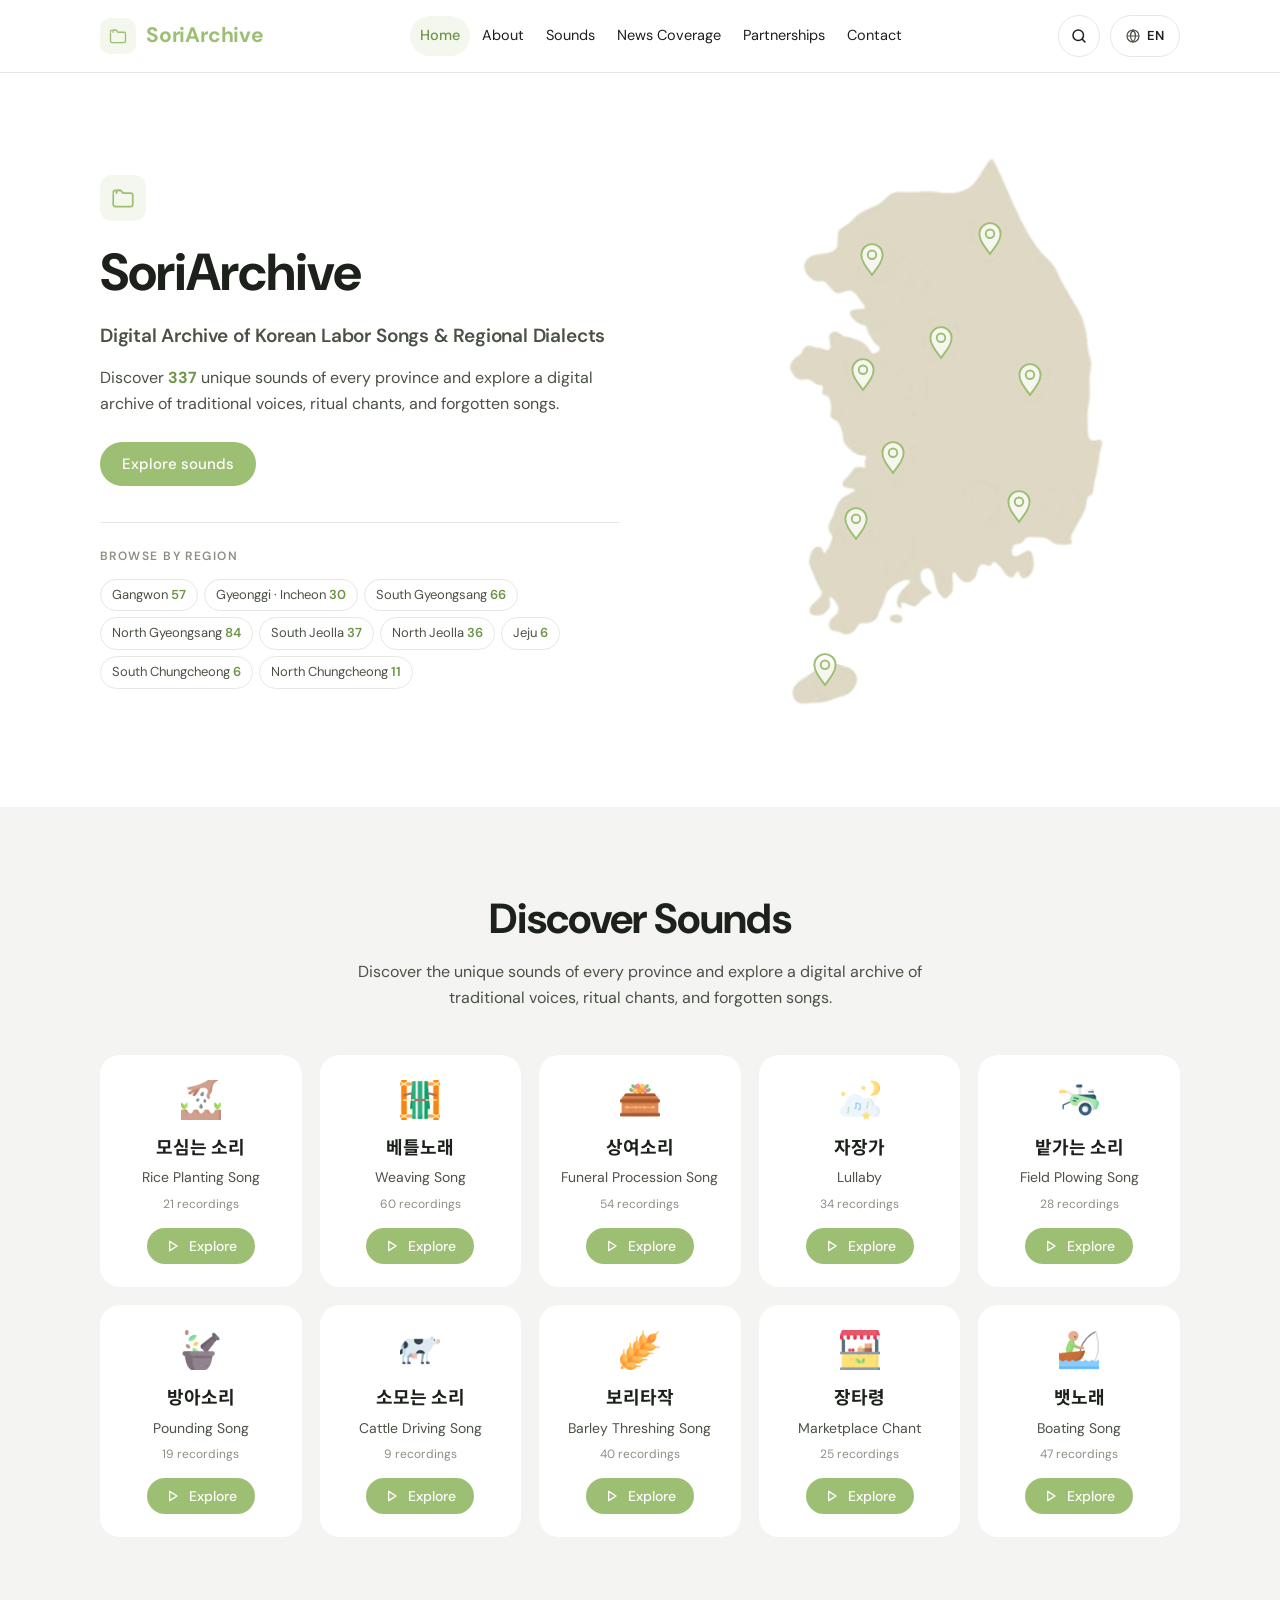
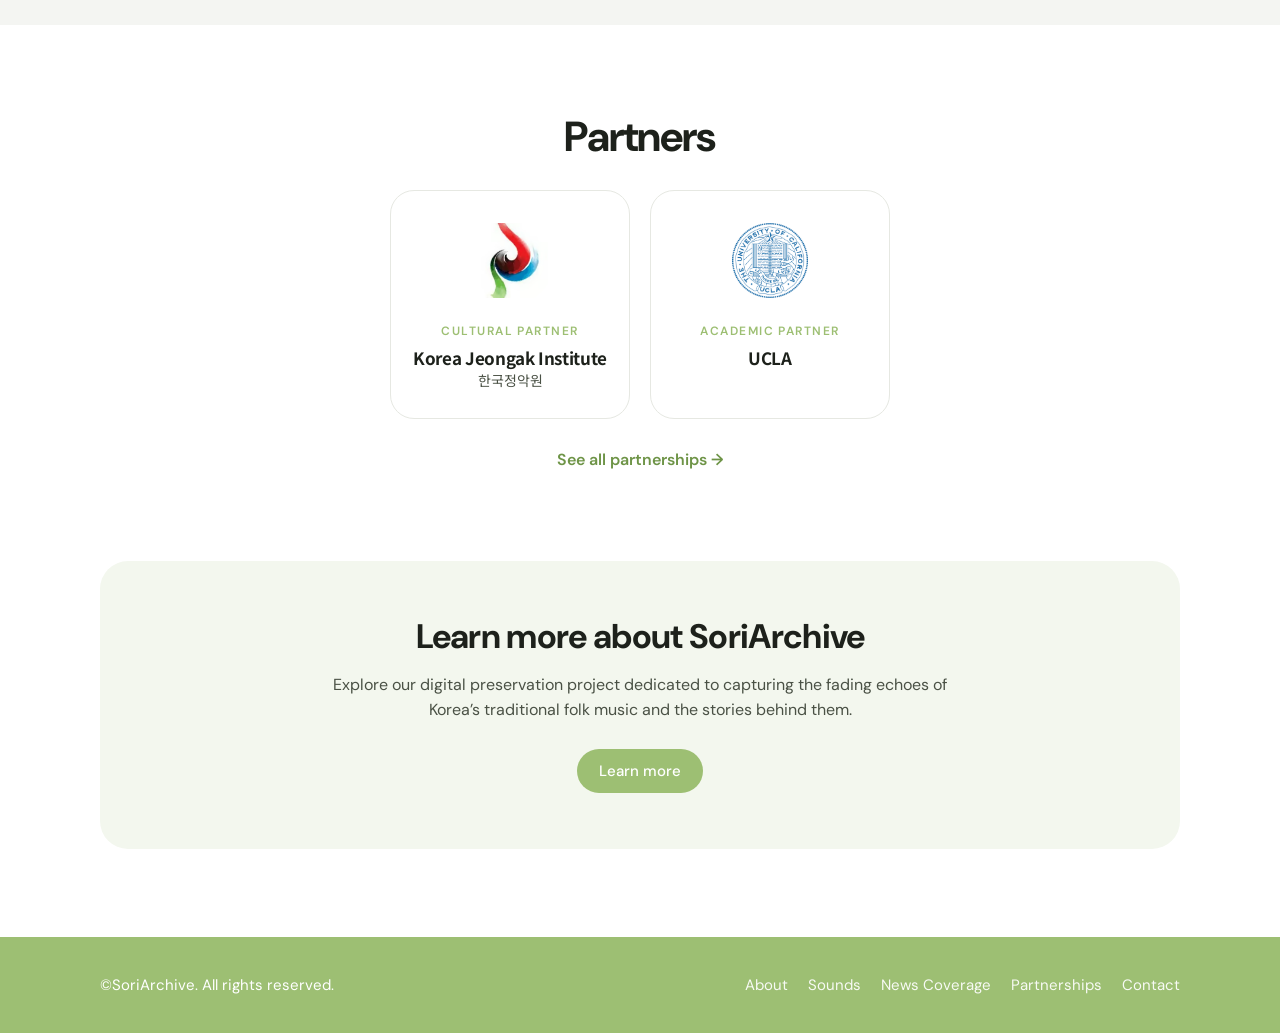
<file: index.html>
<!doctype html>
<html lang="en">
<head>
<meta charset="utf-8">
<meta name="viewport" content="width=device-width, initial-scale=1, viewport-fit=cover">
<title>SoriArchive · Korean Labor Songs &amp; Regional Dialects</title>
<meta name="description" content="A digital archive of 337 Korean labor songs from 9 regions, with lyrics, dialect notes and recordings. 한국 노동요와 지역 방언 디지털 아카이브.">
<!-- share -->
<link rel="canonical" href="https://soriarchive.com/">
<meta property="og:type" content="website">
<meta property="og:site_name" content="SoriArchive">
<meta property="og:title" content="SoriArchive · Korean Labor Songs &amp; Regional Dialects">
<meta property="og:description" content="A digital archive of 337 Korean labor songs from 9 regions, with lyrics, dialect notes and recordings. 한국 노동요와 지역 방언 디지털 아카이브.">
<meta property="og:url" content="https://soriarchive.com/">
<meta property="og:image" content="https://soriarchive.com/assets/img/og-image.png">
<meta property="og:image:width" content="1200">
<meta property="og:image:height" content="630">
<meta property="og:image:alt" content="SoriArchive — Digital Archive of Korean Labor Songs and Regional Dialects">
<meta property="og:locale" content="en_US">
<meta property="og:locale:alternate" content="ko_KR">
<meta name="twitter:card" content="summary_large_image">
<meta name="twitter:title" content="SoriArchive · Korean Labor Songs &amp; Regional Dialects">
<meta name="twitter:description" content="A digital archive of 337 Korean labor songs from 9 regions, with lyrics, dialect notes and recordings. 한국 노동요와 지역 방언 디지털 아카이브.">
<meta name="twitter:image" content="https://soriarchive.com/assets/img/og-image.png">
<meta name="theme-color" content="#9DBF73">
<link rel="apple-touch-icon" href="/assets/img/apple-touch-icon.png">
<!-- /share -->
<link rel="icon" href="assets/img/favicon.svg" type="image/svg+xml">
<link rel="preconnect" href="https://fonts.googleapis.com"><link rel="preconnect" href="https://fonts.gstatic.com" crossorigin>
<link rel="stylesheet" href="https://fonts.googleapis.com/css2?family=DM+Sans:opsz,wght@9..40,400;9..40,500;9..40,600;9..40,700&family=Noto+Sans+KR:wght@400;500;700&family=Noto+Serif+KR:wght@700&display=swap">
<link rel="stylesheet" href="assets/style.css">
</head>
<body data-page="home" data-base="">
<header id="site-header"></header>

<main data-view="home">
  <section class="hero">
    <div class="wrap">
      <div class="reveal">
        <div class="hero-icon"><svg viewBox="0 0 24 24" fill="none" stroke="currentColor" stroke-width="1.6" stroke-linecap="round" stroke-linejoin="round"><path d="M3 8.5V18a2 2 0 0 0 2 2h14a2 2 0 0 0 2-2V9.5a2 2 0 0 0-2-2h-7L10 5H5a2 2 0 0 0-2 2"/><path d="M6 7.5V6.6A1.6 1.6 0 0 1 7.6 5H9"/></svg></div>
        <h1>SoriArchive</h1>
        <p class="sub" data-ko="한국 노동요와 지역 방언 디지털 아카이브">Digital Archive of Korean Labor Songs &amp; Regional Dialects</p>
        <p data-ko="각 지역의 고유한 소리 <span class=&quot;count&quot; data-total>337</span>곡을 만나보세요. 전통의 목소리, 의례의 노래, 잊혀가는 민요를 담은 디지털 아카이브입니다.">Discover <span class="count" data-total>337</span> unique sounds of every province and explore a digital archive of traditional voices, ritual chants, and forgotten songs.</p>
        <div class="hero-ctas">
          <a class="btn" href="sounds/" data-route="sounds" data-ko="소리 둘러보기">Explore sounds</a>
        </div>
        <div class="hero-regions">
          <span class="hero-regions-label" data-ko="지역별로 둘러보기">Browse by region</span>
          <div class="region-legend" id="region-legend" aria-label="Browse by region"></div>
        </div>
      </div>
      <div class="reveal d2">
        <div class="map-wrap" id="korea-map"></div>
      </div>
    </div>
  </section>

  <section class="band section">
    <div class="wrap">
      <div class="section-head">
        <h2 data-ko="소리 발견하기">Discover Sounds</h2>
        <p data-ko="각 지역의 고유한 소리와 전통의 목소리, 의례의 노래, 잊혀가는 민요를 만나보세요.">Discover the unique sounds of every province and explore a digital archive of traditional voices, ritual chants, and forgotten songs.</p>
      </div>
      <div class="genre-grid" id="genre-grid"></div>
    </div>
  </section>

  <section class="section partners">
    <div class="wrap">
      <div class="section-head" style="margin-bottom:28px"><h2 data-ko="협력 기관">Partners</h2></div>
      <div class="partner-mini" id="partner-mini"></div>
      <a class="text-link" href="partnerships/" data-route="partnerships" data-ko="파트너십 전체 보기 →">See all partnerships →</a>
    </div>
  </section>

  <section class="section" style="padding-top:0">
    <div class="wrap">
      <div class="cta-box">
        <h2 data-ko="SoriArchive 더 알아보기">Learn more about SoriArchive</h2>
        <p data-ko="한국 전통 민요의 사라져가는 울림과 그 이야기를 기록하는 디지털 보존 프로젝트를 소개합니다.">Explore our digital preservation project dedicated to capturing the fading echoes of Korea’s traditional folk music and the stories behind them.</p>
        <a class="btn" href="about/" data-route="about" data-ko="더 알아보기">Learn more</a>
      </div>
    </div>
  </section>
</main>

<footer id="site-footer"></footer>
<script src="assets/data.js"></script>
<script src="assets/content.js"></script>
<script src="assets/site.js"></script>
</body>
</html>
</file>
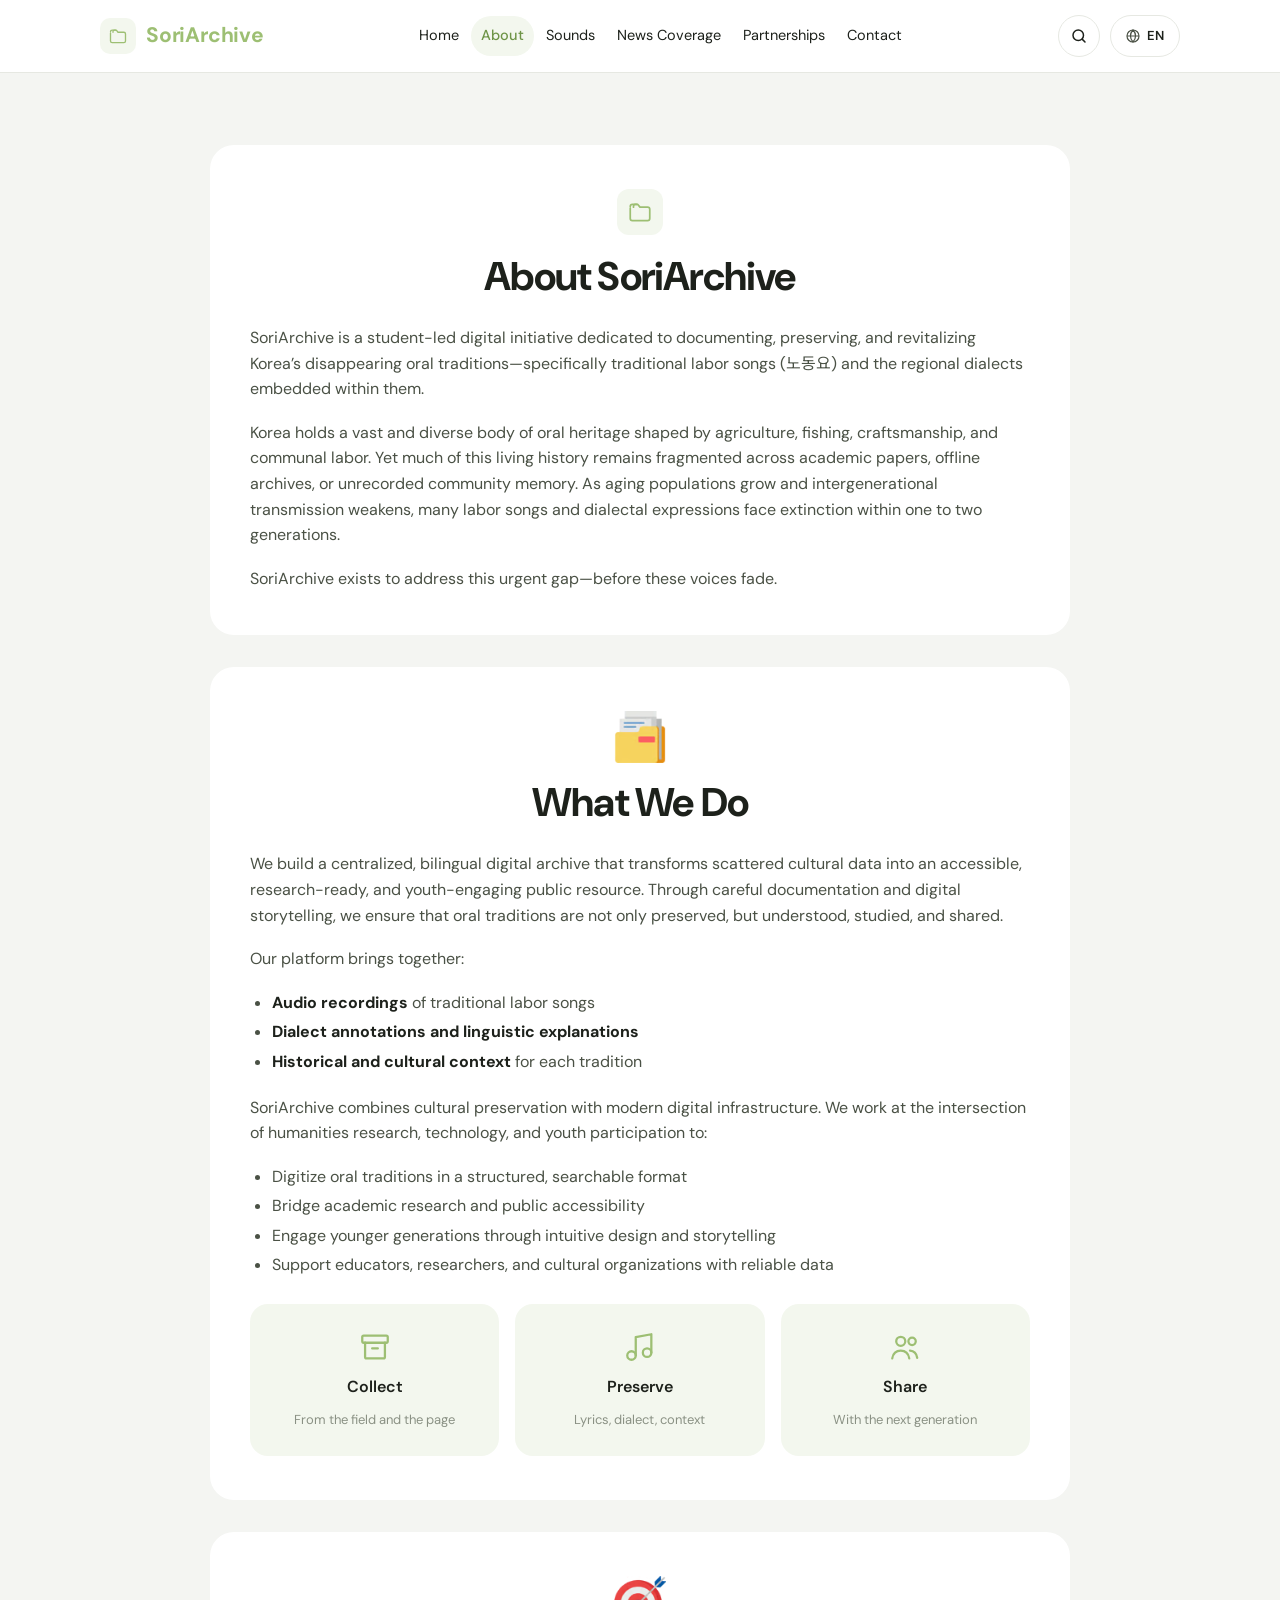
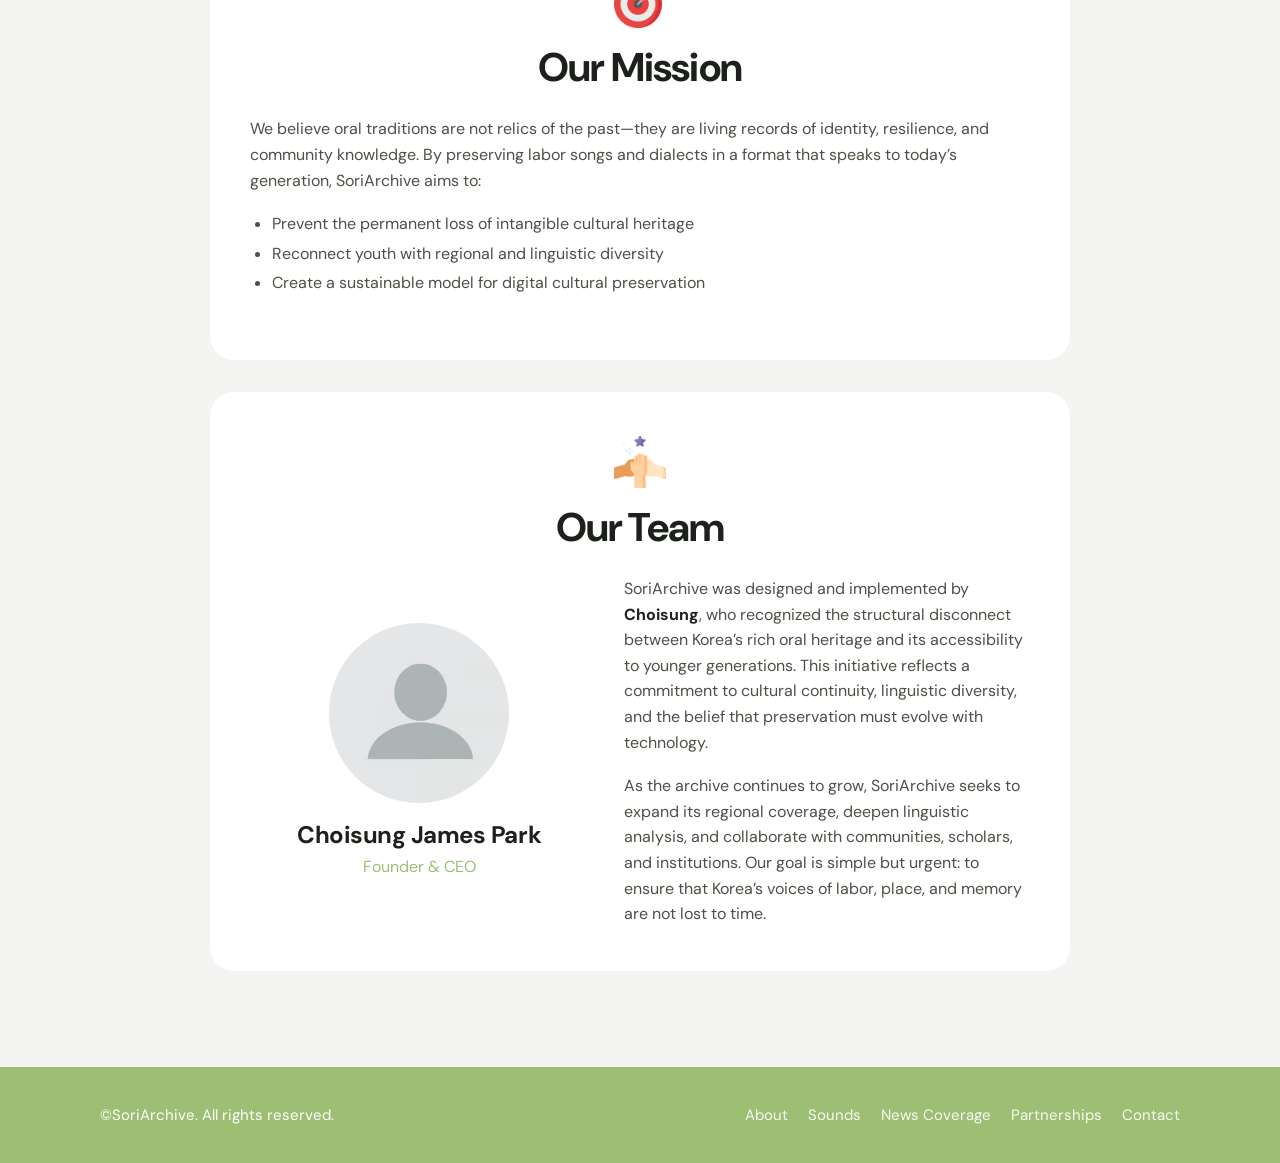
<file: about/index.html>
<!doctype html>
<html lang="en">
<head>
<meta charset="utf-8">
<meta name="viewport" content="width=device-width, initial-scale=1, viewport-fit=cover">
<title>About · SoriArchive</title>
<meta name="description" content="SoriArchive is a student-led initiative preserving Korea’s disappearing labor songs and the regional dialects within them.">
<!-- share -->
<link rel="canonical" href="https://soriarchive.com/about/">
<meta property="og:type" content="website">
<meta property="og:site_name" content="SoriArchive">
<meta property="og:title" content="About · SoriArchive">
<meta property="og:description" content="SoriArchive is a student-led initiative preserving Korea’s disappearing labor songs and the regional dialects within them.">
<meta property="og:url" content="https://soriarchive.com/about/">
<meta property="og:image" content="https://soriarchive.com/assets/img/og-image.png">
<meta property="og:image:width" content="1200">
<meta property="og:image:height" content="630">
<meta property="og:image:alt" content="SoriArchive — Digital Archive of Korean Labor Songs and Regional Dialects">
<meta property="og:locale" content="en_US">
<meta property="og:locale:alternate" content="ko_KR">
<meta name="twitter:card" content="summary_large_image">
<meta name="twitter:title" content="About · SoriArchive">
<meta name="twitter:description" content="SoriArchive is a student-led initiative preserving Korea’s disappearing labor songs and the regional dialects within them.">
<meta name="twitter:image" content="https://soriarchive.com/assets/img/og-image.png">
<meta name="theme-color" content="#9DBF73">
<link rel="apple-touch-icon" href="/assets/img/apple-touch-icon.png">
<!-- /share -->
<link rel="icon" href="../assets/img/favicon.svg" type="image/svg+xml">
<link rel="preconnect" href="https://fonts.googleapis.com"><link rel="preconnect" href="https://fonts.gstatic.com" crossorigin>
<link rel="stylesheet" href="https://fonts.googleapis.com/css2?family=DM+Sans:opsz,wght@9..40,400;9..40,500;9..40,600;9..40,700&family=Noto+Sans+KR:wght@400;500;700&family=Noto+Serif+KR:wght@700&display=swap">
<link rel="stylesheet" href="../assets/style.css">
</head>
<body data-page="about" data-base="../">
<header id="site-header"></header>

<main data-view="about" class="about-page">
  <div class="wrap">
    <div class="about-stack">

      <section class="panel reveal">
        <div class="panel-head">
          <span class="emo-box"><svg viewBox="0 0 24 24" fill="none" stroke="currentColor" stroke-width="1.6" stroke-linecap="round" stroke-linejoin="round"><path d="M3 8.5V18a2 2 0 0 0 2 2h14a2 2 0 0 0 2-2V9.5a2 2 0 0 0-2-2h-7L10 5H5a2 2 0 0 0-2 2"/><path d="M6 7.5V6.6A1.6 1.6 0 0 1 7.6 5H9"/></svg></span>
          <h2 data-ko="SoriArchive 소개">About SoriArchive</h2>
        </div>
        <p data-ko="SoriArchive는 사라져가는 한국의 구전 전통, 특히 전통 노동요(勞動謠)와 그 안에 담긴 지역 방언을 기록하고 보존하며 되살리기 위한 학생 주도 디지털 프로젝트입니다.">SoriArchive is a student-led digital initiative dedicated to documenting, preserving, and revitalizing Korea’s disappearing oral traditions—specifically traditional labor songs (노동요) and the regional dialects embedded within them.</p>
        <p data-ko="한국에는 농업, 어업, 수공업, 공동 노동 속에서 형성된 방대하고 다양한 구전 유산이 있습니다. 그러나 이 살아 있는 역사의 상당 부분은 학술 논문, 오프라인 아카이브, 혹은 기록되지 않은 공동체의 기억 속에 흩어져 있습니다. 고령화가 진행되고 세대 간 전승이 약해지면서, 많은 노동요와 방언 표현이 한두 세대 안에 사라질 위기에 놓여 있습니다.">Korea holds a vast and diverse body of oral heritage shaped by agriculture, fishing, craftsmanship, and communal labor. Yet much of this living history remains fragmented across academic papers, offline archives, or unrecorded community memory. As aging populations grow and intergenerational transmission weakens, many labor songs and dialectal expressions face extinction within one to two generations.</p>
        <p data-ko="SoriArchive는 이 목소리들이 사라지기 전에, 그 시급한 공백을 메우기 위해 존재합니다.">SoriArchive exists to address this urgent gap—before these voices fade.</p>
      </section>

      <section class="panel reveal d1">
        <div class="panel-head"><img class="img-ico" src="../assets/img/icon-folder.avif" alt="" width="52" height="52"><h2 data-ko="우리가 하는 일">What We Do</h2></div>
        <p data-ko="흩어진 문화 자료를 누구나 접근할 수 있고, 연구에 활용 가능하며, 청소년이 즐길 수 있는 공공 자원으로 바꾸는 이중 언어 디지털 아카이브를 만듭니다. 세심한 기록과 디지털 스토리텔링을 통해 구전 전통이 보존될 뿐 아니라 이해되고, 연구되고, 공유되도록 합니다.">We build a centralized, bilingual digital archive that transforms scattered cultural data into an accessible, research-ready, and youth-engaging public resource. Through careful documentation and digital storytelling, we ensure that oral traditions are not only preserved, but understood, studied, and shared.</p>
        <p data-ko="우리 플랫폼이 담는 것:">Our platform brings together:</p>
        <ul data-ko="<li>전통 노동요 <strong>음원 기록</strong></li><li><strong>방언 주석과 언어학적 해설</strong></li><li>각 전통의 <strong>역사적·문화적 맥락</strong></li>">
          <li><strong>Audio recordings</strong> of traditional labor songs</li>
          <li><strong>Dialect annotations and linguistic explanations</strong></li>
          <li><strong>Historical and cultural context</strong> for each tradition</li>
        </ul>
        <p data-ko="SoriArchive는 문화 보존과 현대 디지털 인프라를 결합합니다. 인문학 연구, 기술, 청소년 참여가 만나는 지점에서 다음을 실천합니다.">SoriArchive combines cultural preservation with modern digital infrastructure. We work at the intersection of humanities research, technology, and youth participation to:</p>
        <ul data-ko="<li>구전 전통을 체계적이고 검색 가능한 형태로 디지털화</li><li>학술 연구와 대중의 접근성 연결</li><li>직관적인 디자인과 스토리텔링으로 젊은 세대의 참여 유도</li><li>교육자, 연구자, 문화 기관에 신뢰할 수 있는 자료 제공</li>">
          <li>Digitize oral traditions in a structured, searchable format</li>
          <li>Bridge academic research and public accessibility</li>
          <li>Engage younger generations through intuitive design and storytelling</li>
          <li>Support educators, researchers, and cultural organizations with reliable data</li>
        </ul>
        <div class="pillars">
          <div class="pillar"><svg viewBox="0 0 24 24" fill="none" stroke="currentColor" stroke-width="1.6" stroke-linecap="round" stroke-linejoin="round"><rect x="3" y="4" width="18" height="5" rx="1"/><path d="M5 9v10a1 1 0 0 0 1 1h12a1 1 0 0 0 1-1V9M10 13h4"/></svg><b data-ko="수집">Collect</b><span data-ko="현장과 문헌에서">From the field and the page</span></div>
          <div class="pillar"><svg viewBox="0 0 24 24" fill="none" stroke="currentColor" stroke-width="1.6" stroke-linecap="round" stroke-linejoin="round"><path d="M9 18V5l11-2v13"/><circle cx="6" cy="18" r="3"/><circle cx="17" cy="16" r="3"/></svg><b data-ko="보존">Preserve</b><span data-ko="가사·방언·맥락까지">Lyrics, dialect, context</span></div>
          <div class="pillar"><svg viewBox="0 0 24 24" fill="none" stroke="currentColor" stroke-width="1.6" stroke-linecap="round" stroke-linejoin="round"><circle cx="9" cy="8" r="3.2"/><circle cx="17" cy="8" r="2.6"/><path d="M3 20c.6-3.4 3-5.4 6-5.4s5.4 2 6 5.4M15.5 14.6c2.7.2 4.6 2 5.1 5"/></svg><b data-ko="공유">Share</b><span data-ko="다음 세대와 함께">With the next generation</span></div>
        </div>
      </section>

      <section class="panel reveal d2">
        <div class="panel-head"><img class="img-ico" src="../assets/img/icon-target.avif" alt="" width="52" height="52"><h2 data-ko="우리의 미션">Our Mission</h2></div>
        <p data-ko="구전 전통은 과거의 유물이 아니라 정체성, 회복력, 공동체 지식을 담은 살아 있는 기록입니다. 오늘의 세대에게 닿는 방식으로 노동요와 방언을 보존함으로써 SoriArchive는 다음을 목표로 합니다.">We believe oral traditions are not relics of the past—they are living records of identity, resilience, and community knowledge. By preserving labor songs and dialects in a format that speaks to today’s generation, SoriArchive aims to:</p>
        <ul data-ko="<li>무형 문화유산의 영구적 소실 방지</li><li>청소년과 지역적·언어적 다양성의 재연결</li><li>지속 가능한 디지털 문화 보존 모델 구축</li>">
          <li>Prevent the permanent loss of intangible cultural heritage</li>
          <li>Reconnect youth with regional and linguistic diversity</li>
          <li>Create a sustainable model for digital cultural preservation</li>
        </ul>
      </section>

      <section class="panel reveal d3">
        <div class="panel-head"><img class="img-ico" src="../assets/img/icon-team.avif" alt="" width="52" height="52"><h2 data-ko="우리 팀">Our Team</h2></div>
        <div class="team">
          <div class="member">
            <div class="avatar"><img src="../assets/img/founder.avif" alt="Choisung James Park" width="180" height="180"></div>
            <h3>Choisung James Park</h3>
            <div class="role" data-ko="설립자 &amp; 대표">Founder &amp; CEO</div>
          </div>
          <div>
            <p data-ko="SoriArchive는 한국의 풍부한 구전 유산과 젊은 세대의 접근성 사이의 구조적 단절을 인식한 <strong>최성</strong>이 기획하고 구현했습니다. 이 프로젝트는 문화의 연속성과 언어적 다양성, 그리고 보존 역시 기술과 함께 진화해야 한다는 믿음을 담고 있습니다.">SoriArchive was designed and implemented by <strong>Choisung</strong>, who recognized the structural disconnect between Korea’s rich oral heritage and its accessibility to younger generations. This initiative reflects a commitment to cultural continuity, linguistic diversity, and the belief that preservation must evolve with technology.</p>
            <p data-ko="아카이브가 성장함에 따라 SoriArchive는 지역 범위를 넓히고, 언어학적 분석을 심화하며, 지역 공동체·학자·기관과 협력해 나가고자 합니다. 우리의 목표는 단순하지만 시급합니다. 한국의 노동과 장소, 기억의 목소리가 시간 속에 사라지지 않도록 하는 것입니다.">As the archive continues to grow, SoriArchive seeks to expand its regional coverage, deepen linguistic analysis, and collaborate with communities, scholars, and institutions. Our goal is simple but urgent: to ensure that Korea’s voices of labor, place, and memory are not lost to time.</p>
          </div>
        </div>
      </section>

    </div>
  </div>
</main>

<footer id="site-footer"></footer>
<script src="../assets/data.js"></script>
<script src="../assets/content.js"></script>
<script src="../assets/site.js"></script>
</body>
</html>
</file>
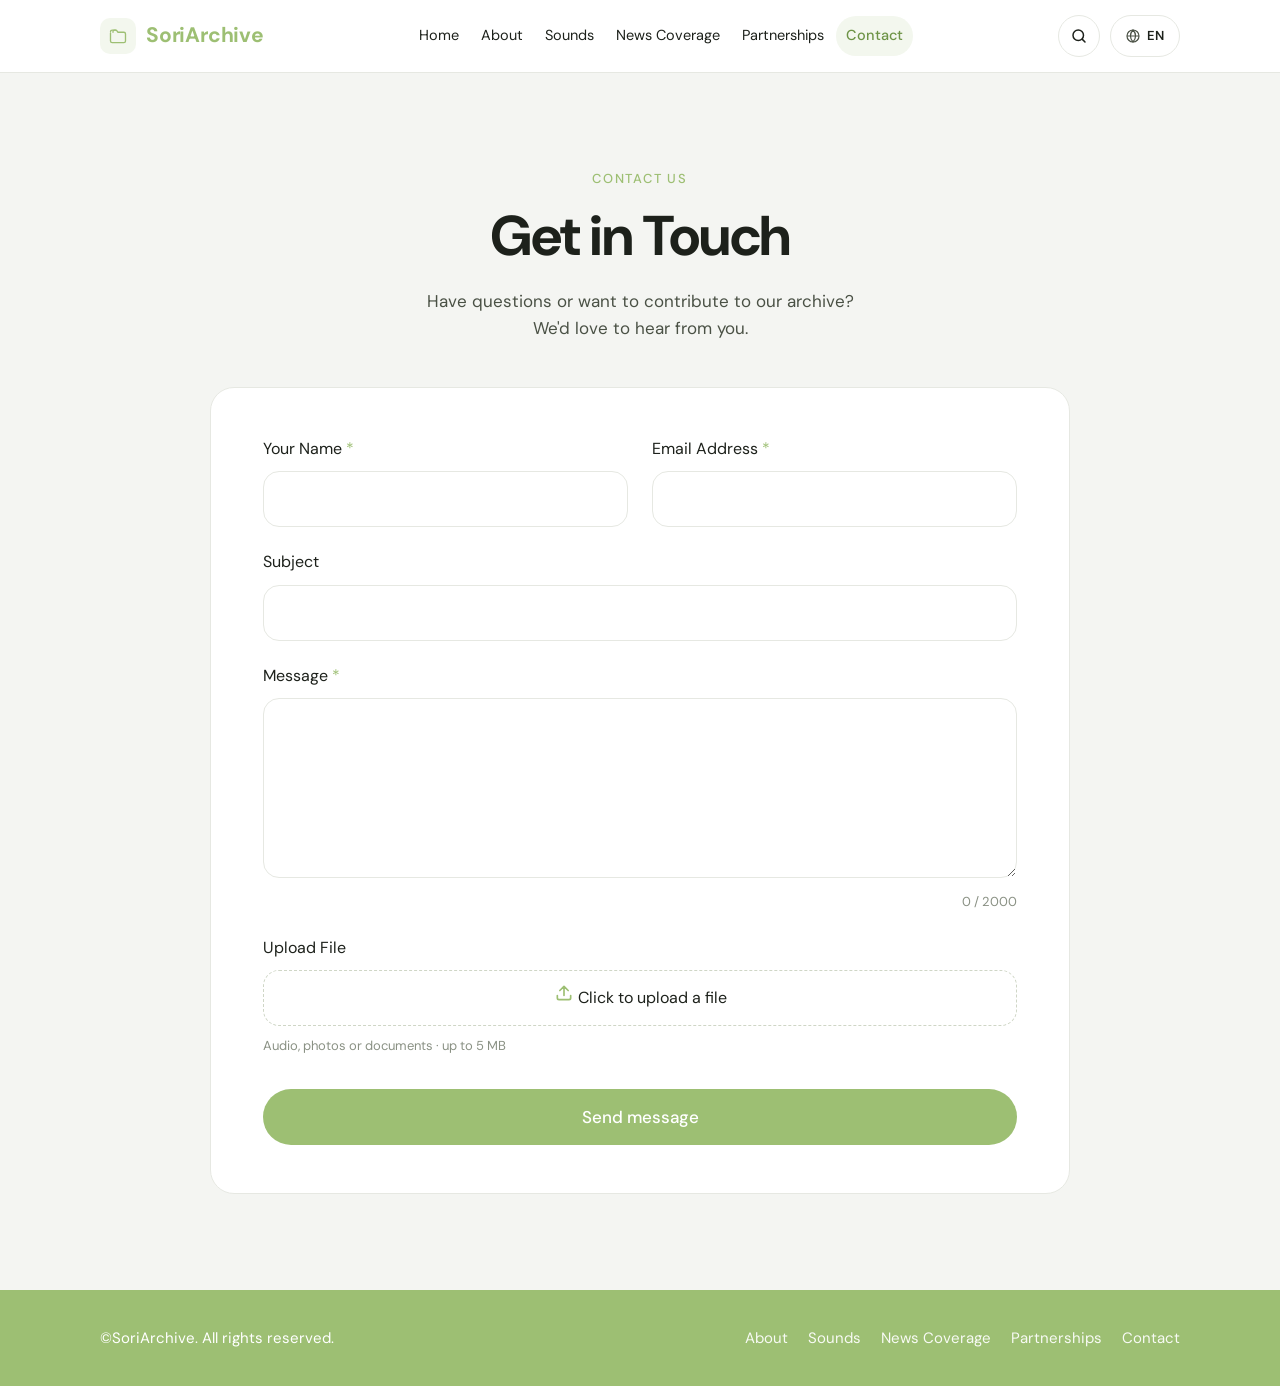
<file: contact/index.html>
<!doctype html>
<html lang="en">
<head>
<meta charset="utf-8">
<meta name="viewport" content="width=device-width, initial-scale=1, viewport-fit=cover">
<title>Contact · SoriArchive</title>
<meta name="description" content="Questions, or a recording to contribute? Get in touch with SoriArchive.">
<!-- share -->
<link rel="canonical" href="https://soriarchive.com/contact/">
<meta property="og:type" content="website">
<meta property="og:site_name" content="SoriArchive">
<meta property="og:title" content="Contact · SoriArchive">
<meta property="og:description" content="Questions, or a recording to contribute? Get in touch with SoriArchive.">
<meta property="og:url" content="https://soriarchive.com/contact/">
<meta property="og:image" content="https://soriarchive.com/assets/img/og-image.png">
<meta property="og:image:width" content="1200">
<meta property="og:image:height" content="630">
<meta property="og:image:alt" content="SoriArchive — Digital Archive of Korean Labor Songs and Regional Dialects">
<meta property="og:locale" content="en_US">
<meta property="og:locale:alternate" content="ko_KR">
<meta name="twitter:card" content="summary_large_image">
<meta name="twitter:title" content="Contact · SoriArchive">
<meta name="twitter:description" content="Questions, or a recording to contribute? Get in touch with SoriArchive.">
<meta name="twitter:image" content="https://soriarchive.com/assets/img/og-image.png">
<meta name="theme-color" content="#9DBF73">
<link rel="apple-touch-icon" href="/assets/img/apple-touch-icon.png">
<!-- /share -->
<link rel="icon" href="../assets/img/favicon.svg" type="image/svg+xml">
<link rel="preconnect" href="https://fonts.googleapis.com"><link rel="preconnect" href="https://fonts.gstatic.com" crossorigin>
<link rel="stylesheet" href="https://fonts.googleapis.com/css2?family=DM+Sans:opsz,wght@9..40,400;9..40,500;9..40,600;9..40,700&family=Noto+Sans+KR:wght@400;500;700&family=Noto+Serif+KR:wght@700&display=swap">
<link rel="stylesheet" href="../assets/style.css">
</head>
<body data-page="contact" data-base="../">
<header id="site-header"></header>

<main data-view="contact" class="contact-page">
  <div class="wrap">
    <div class="page-head reveal">
      <span class="eyebrow" data-ko="문의하기">Contact us</span>
      <h1 data-ko="연락하기">Get in Touch</h1>
      <p data-ko="궁금한 점이 있거나 아카이브에 기여하고 싶으신가요?<br>언제든 연락 주세요.">Have questions or want to contribute to our archive?<br>We'd love to hear from you.</p>
    </div>

    <div class="form-card reveal d1">
      <form id="contact-form" method="POST" enctype="multipart/form-data" action="https://formsubmit.co/bubble.youthimpact@gmail.com">
        <input type="hidden" name="_subject" value="New message from SoriArchive">
        <input type="hidden" name="_template" value="table">
        <input type="hidden" name="_captcha" value="false">
        <input type="hidden" name="_next" value="">
        <input type="text" name="_honey" style="display:none" tabindex="-1" autocomplete="off">

        <div class="form-grid">
          <div class="field">
            <label for="c-name"><span data-ko="이름">Your Name</span> <span class="req">*</span></label>
            <input id="c-name" name="name" type="text" required autocomplete="name">
          </div>
          <div class="field">
            <label for="c-email"><span data-ko="이메일 주소">Email Address</span> <span class="req">*</span></label>
            <input id="c-email" name="email" type="email" required autocomplete="email">
          </div>
          <div class="field full">
            <label for="c-subject" data-ko="제목">Subject</label>
            <input id="c-subject" name="subject" type="text">
          </div>
          <div class="field full">
            <label for="c-message"><span data-ko="메시지">Message</span> <span class="req">*</span></label>
            <textarea id="c-message" name="message" required maxlength="2000"></textarea>
            <div class="char-count" id="c-count">0 / 2000</div>
          </div>
          <div class="field full">
            <label for="c-file" data-ko="파일 업로드">Upload File</label>
            <label class="drop" id="c-drop" for="c-file">
              <svg viewBox="0 0 24 24" fill="none" stroke="currentColor" stroke-width="2" stroke-linecap="round" stroke-linejoin="round"><path d="M12 15V4M7 9l5-5 5 5"/><path d="M4 15v3a2 2 0 0 0 2 2h12a2 2 0 0 0 2-2v-3"/></svg>
              <span id="c-fname" data-ko="클릭하거나 파일을 끌어다 놓으세요">Click to upload a file</span>
              <input id="c-file" name="attachment" type="file" accept="audio/*,image/*,.pdf,.doc,.docx,.txt">
            </label>
            <div class="hint" data-ko="음원, 사진, 문서 · 최대 5MB">Audio, photos or documents · up to 5 MB</div>
          </div>
        </div>
        <button class="btn send" type="submit" data-ko="메시지 보내기">Send message</button>
        <div class="form-note" id="form-note" hidden></div>
      </form>

      <div class="success" id="form-success" hidden>
        <div class="tick"><svg viewBox="0 0 24 24" fill="none" stroke="currentColor" stroke-width="2.4" stroke-linecap="round" stroke-linejoin="round"><path d="m5 12.5 4.5 4.5L19 7.5"/></svg></div>
        <h2 data-ko="메시지가 전송되었습니다">Message sent</h2>
        <p data-ko="연락해 주셔서 감사합니다. 곧 답장 드리겠습니다.">Thank you for reaching out. We'll get back to you soon.</p>
        <a class="btn btn-ghost" href="../sounds/" data-route="sounds" data-ko="소리 둘러보기">Explore sounds</a>
      </div>
    </div>
  </div>
</main>

<footer id="site-footer"></footer>
<script src="../assets/data.js"></script>
<script src="../assets/content.js"></script>
<script src="../assets/site.js"></script>
</body>
</html>
</file>
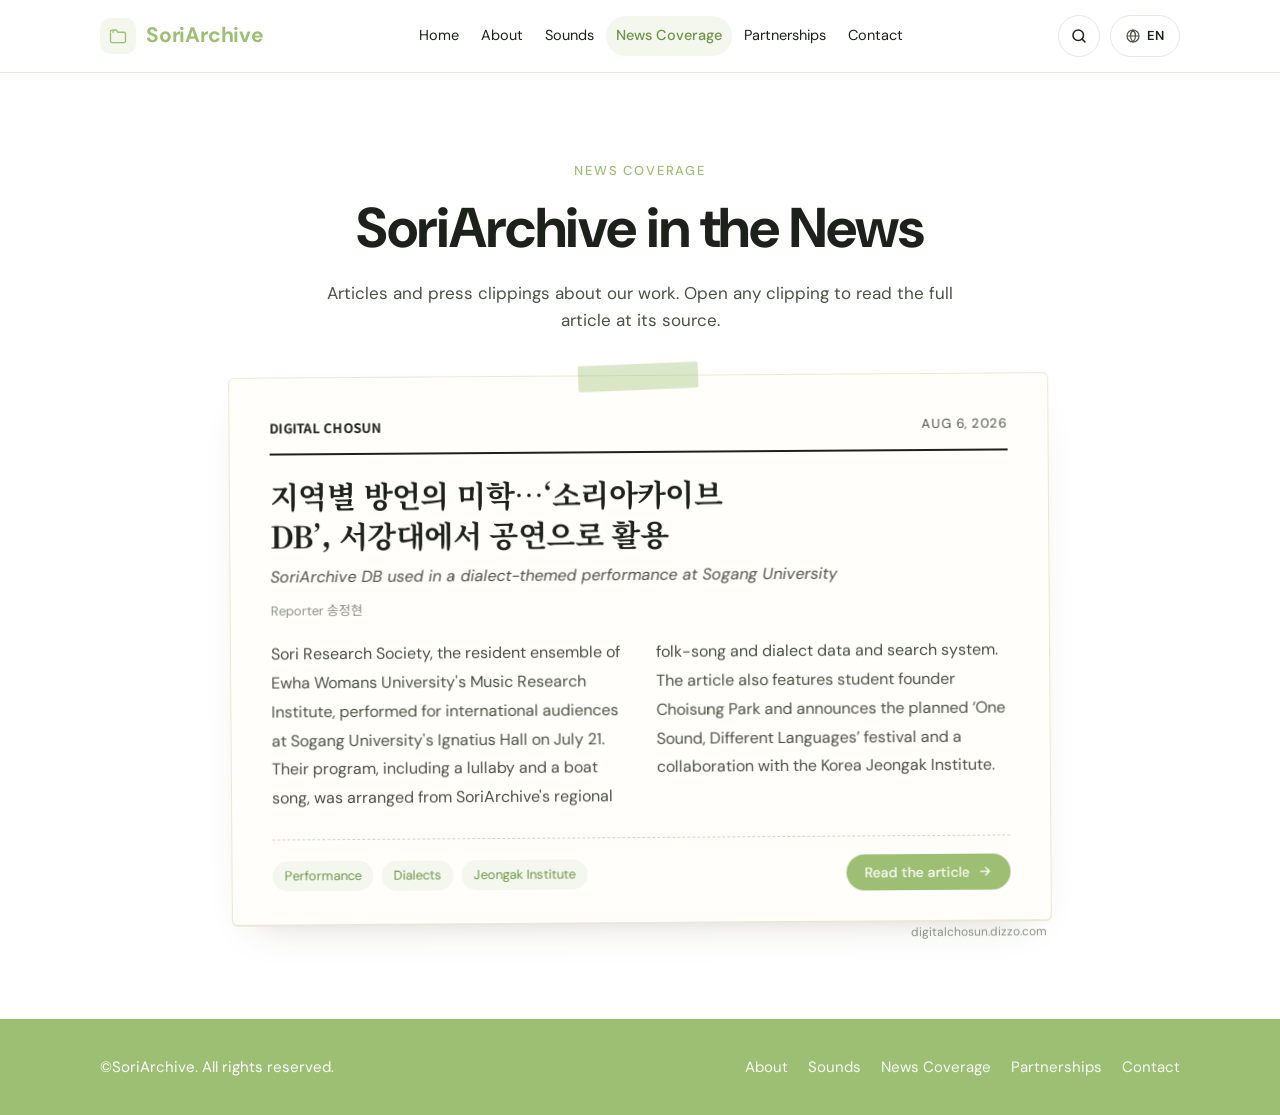
<file: news/index.html>
<!doctype html>
<html lang="en">
<head>
<meta charset="utf-8">
<meta name="viewport" content="width=device-width, initial-scale=1, viewport-fit=cover">
<title>News Coverage · SoriArchive</title>
<meta name="description" content="Press coverage of SoriArchive, the digital archive of Korean labor songs and regional dialects.">
<!-- share -->
<link rel="canonical" href="https://soriarchive.com/news/">
<meta property="og:type" content="website">
<meta property="og:site_name" content="SoriArchive">
<meta property="og:title" content="News Coverage · SoriArchive">
<meta property="og:description" content="Press coverage of SoriArchive, the digital archive of Korean labor songs and regional dialects.">
<meta property="og:url" content="https://soriarchive.com/news/">
<meta property="og:image" content="https://soriarchive.com/assets/img/og-image.png">
<meta property="og:image:width" content="1200">
<meta property="og:image:height" content="630">
<meta property="og:image:alt" content="SoriArchive — Digital Archive of Korean Labor Songs and Regional Dialects">
<meta property="og:locale" content="en_US">
<meta property="og:locale:alternate" content="ko_KR">
<meta name="twitter:card" content="summary_large_image">
<meta name="twitter:title" content="News Coverage · SoriArchive">
<meta name="twitter:description" content="Press coverage of SoriArchive, the digital archive of Korean labor songs and regional dialects.">
<meta name="twitter:image" content="https://soriarchive.com/assets/img/og-image.png">
<meta name="theme-color" content="#9DBF73">
<link rel="apple-touch-icon" href="/assets/img/apple-touch-icon.png">
<!-- /share -->
<link rel="icon" href="../assets/img/favicon.svg" type="image/svg+xml">
<link rel="preconnect" href="https://fonts.googleapis.com"><link rel="preconnect" href="https://fonts.gstatic.com" crossorigin>
<link rel="stylesheet" href="https://fonts.googleapis.com/css2?family=DM+Sans:opsz,wght@9..40,400;9..40,500;9..40,600;9..40,700&family=Noto+Sans+KR:wght@400;500;700&family=Noto+Serif+KR:wght@700&display=swap">
<link rel="stylesheet" href="../assets/style.css">
</head>
<body data-page="news" data-base="../">
<header id="site-header"></header>

<main data-view="news" class="news-page">
  <div class="wrap">
    <div class="page-head reveal">
      <span class="eyebrow" data-ko="언론 보도">News coverage</span>
      <h1 data-ko="언론 속 SoriArchive">SoriArchive in the News</h1>
      <p data-ko="SoriArchive의 활동을 다룬 기사들을 모았습니다. 카드를 눌러 기사 원문을 읽어보세요.">Articles and press clippings about our work. Open any clipping to read the full article at its source.</p>
    </div>
    <div class="news-list" id="news-list"></div>
  </div>
</main>

<footer id="site-footer"></footer>
<script src="../assets/data.js"></script>
<script src="../assets/content.js"></script>
<script src="../assets/site.js"></script>
</body>
</html>
</file>
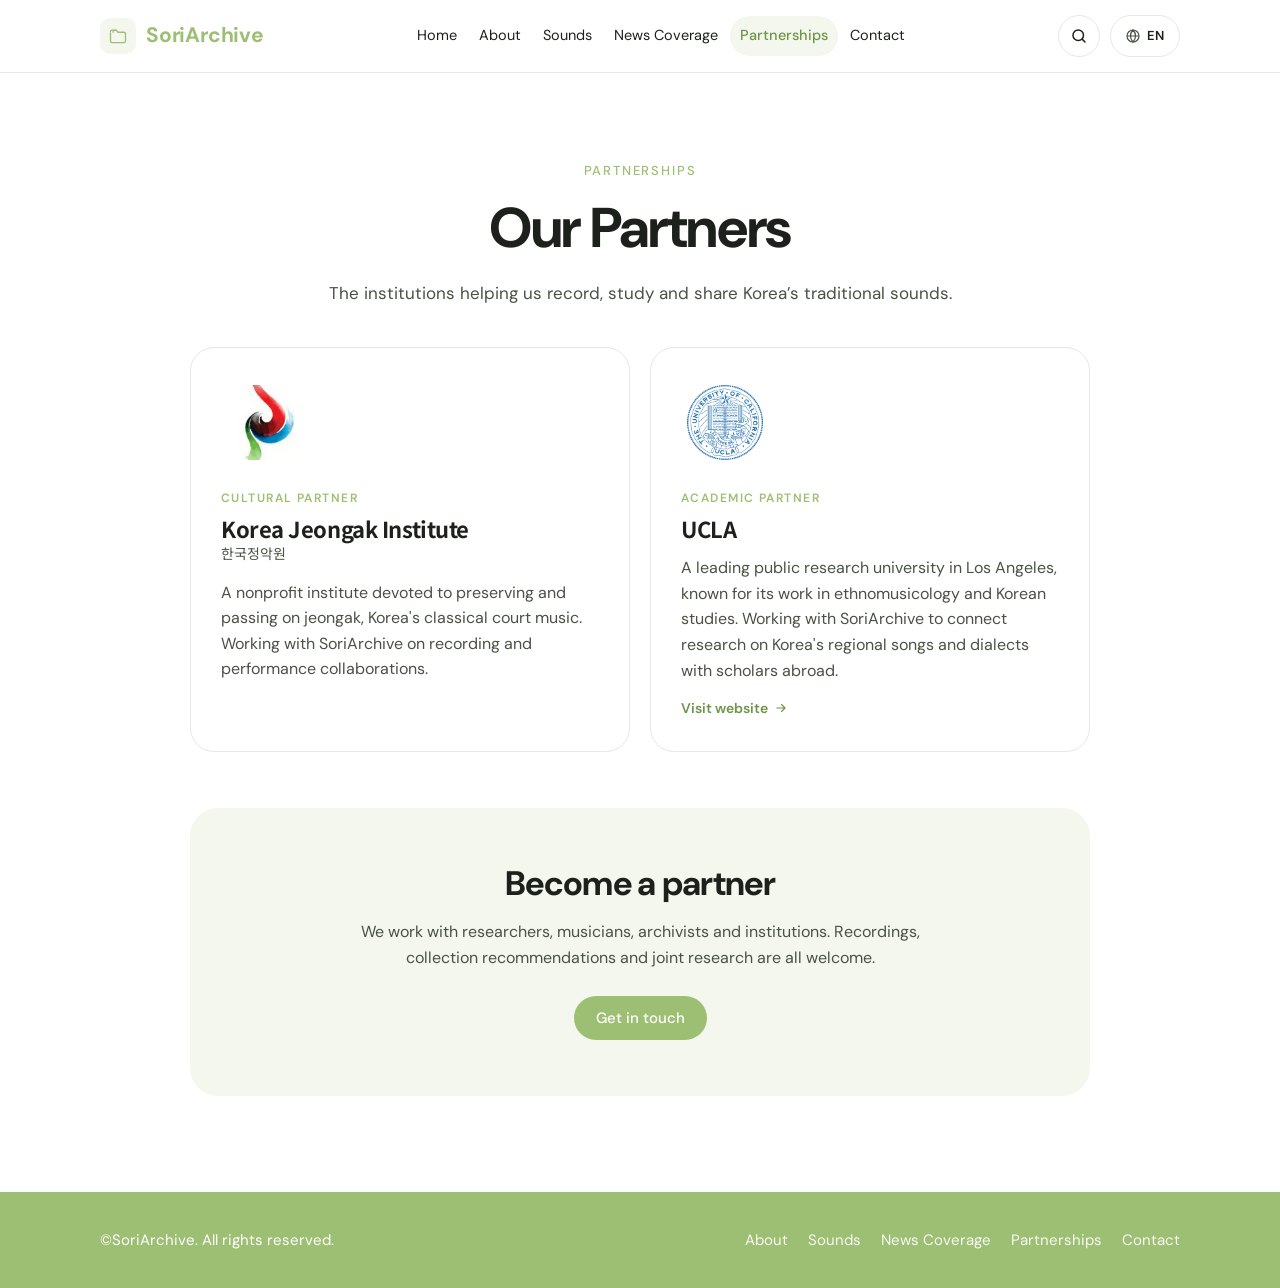
<file: partnerships/index.html>
<!doctype html>
<html lang="en">
<head>
<meta charset="utf-8">
<meta name="viewport" content="width=device-width, initial-scale=1, viewport-fit=cover">
<title>Partnerships · SoriArchive</title>
<meta name="description" content="The institutions working with SoriArchive to record, study and share Korea’s traditional sounds, including 한국정악원 and UCLA.">
<!-- share -->
<link rel="canonical" href="https://soriarchive.com/partnerships/">
<meta property="og:type" content="website">
<meta property="og:site_name" content="SoriArchive">
<meta property="og:title" content="Partnerships · SoriArchive">
<meta property="og:description" content="The institutions working with SoriArchive to record, study and share Korea’s traditional sounds, including 한국정악원 and UCLA.">
<meta property="og:url" content="https://soriarchive.com/partnerships/">
<meta property="og:image" content="https://soriarchive.com/assets/img/og-image.png">
<meta property="og:image:width" content="1200">
<meta property="og:image:height" content="630">
<meta property="og:image:alt" content="SoriArchive — Digital Archive of Korean Labor Songs and Regional Dialects">
<meta property="og:locale" content="en_US">
<meta property="og:locale:alternate" content="ko_KR">
<meta name="twitter:card" content="summary_large_image">
<meta name="twitter:title" content="Partnerships · SoriArchive">
<meta name="twitter:description" content="The institutions working with SoriArchive to record, study and share Korea’s traditional sounds, including 한국정악원 and UCLA.">
<meta name="twitter:image" content="https://soriarchive.com/assets/img/og-image.png">
<meta name="theme-color" content="#9DBF73">
<link rel="apple-touch-icon" href="/assets/img/apple-touch-icon.png">
<!-- /share -->
<link rel="icon" href="../assets/img/favicon.svg" type="image/svg+xml">
<link rel="preconnect" href="https://fonts.googleapis.com"><link rel="preconnect" href="https://fonts.gstatic.com" crossorigin>
<link rel="stylesheet" href="https://fonts.googleapis.com/css2?family=DM+Sans:opsz,wght@9..40,400;9..40,500;9..40,600;9..40,700&family=Noto+Sans+KR:wght@400;500;700&family=Noto+Serif+KR:wght@700&display=swap">
<link rel="stylesheet" href="../assets/style.css">
</head>
<body data-page="partnerships" data-base="../">
<header id="site-header"></header>

<main data-view="partnerships" class="partners-page">
  <div class="wrap">
    <div class="page-head reveal">
      <span class="eyebrow" data-ko="파트너십">Partnerships</span>
      <h1 data-ko="함께하는 기관">Our Partners</h1>
      <p data-ko="전통 소리를 기록하고 나누는 일에 함께하는 기관들입니다.">The institutions helping us record, study and share Korea’s traditional sounds.</p>
    </div>
    <div class="partner-list" id="partner-list"></div>
    <div class="cta-box partner-cta">
      <h2 data-ko="파트너가 되어주세요">Become a partner</h2>
      <p data-ko="연구자, 음악가, 아카이브, 기관과의 협업을 기다립니다. 녹음 자료 기여, 소장 자료 추천, 공동 연구 모두 환영합니다.">We work with researchers, musicians, archivists and institutions. Recordings, collection recommendations and joint research are all welcome.</p>
      <a class="btn" href="../contact/" data-route="contact" data-ko="문의하기">Get in touch</a>
    </div>
  </div>
</main>

<footer id="site-footer"></footer>
<script src="../assets/data.js"></script>
<script src="../assets/content.js"></script>
<script src="../assets/site.js"></script>
</body>
</html>
</file>
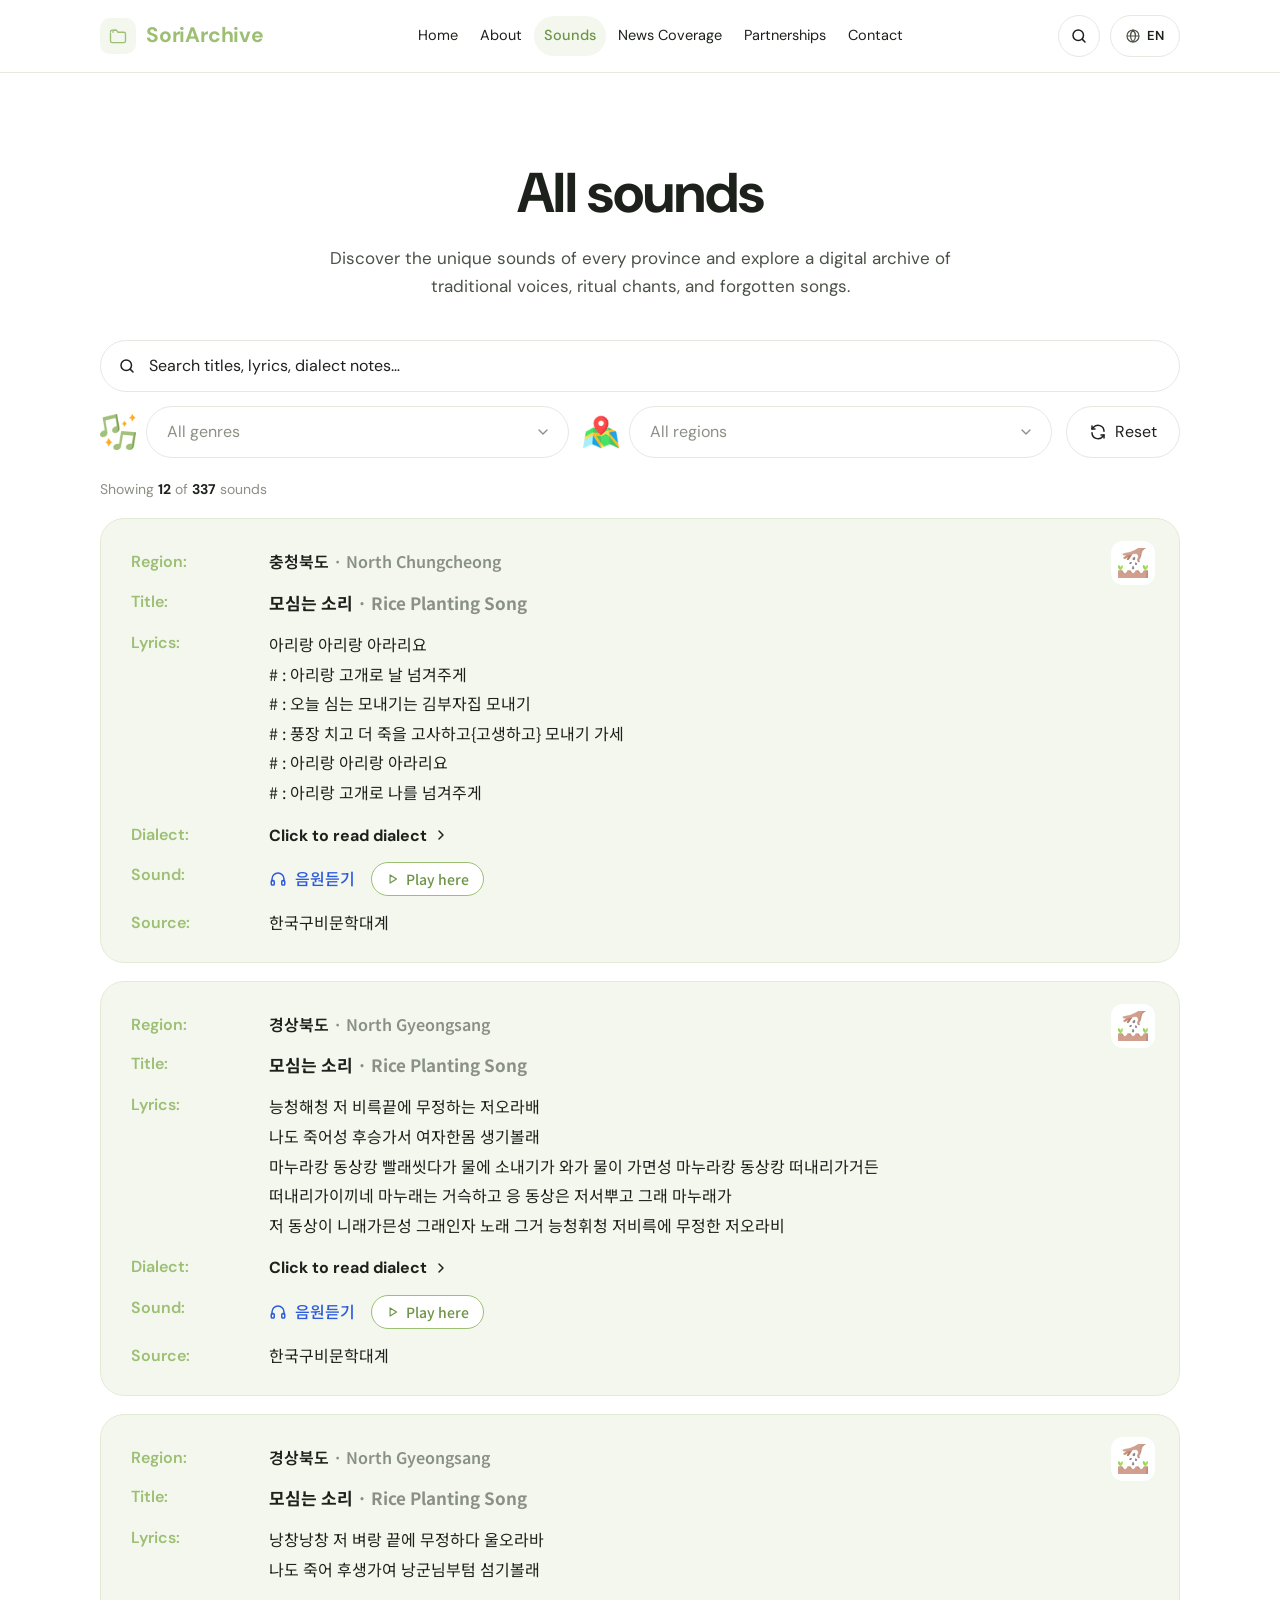
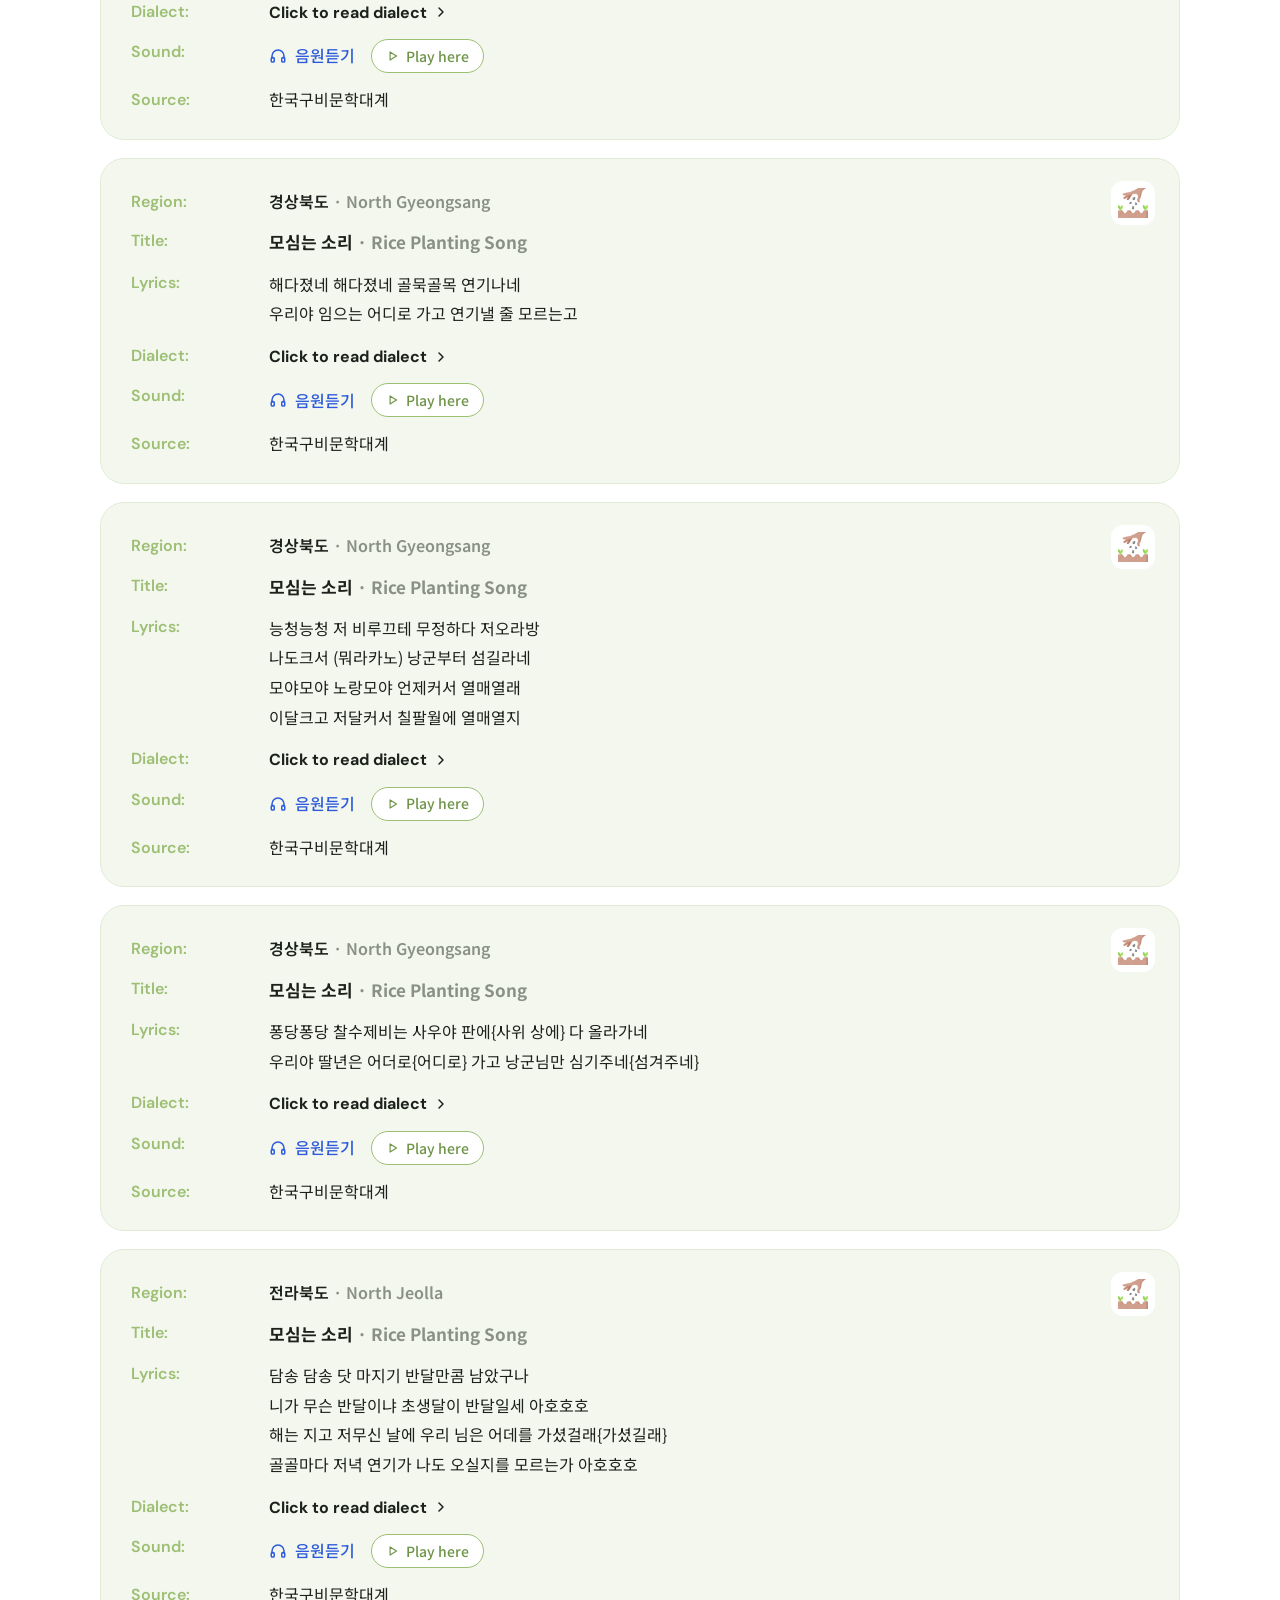
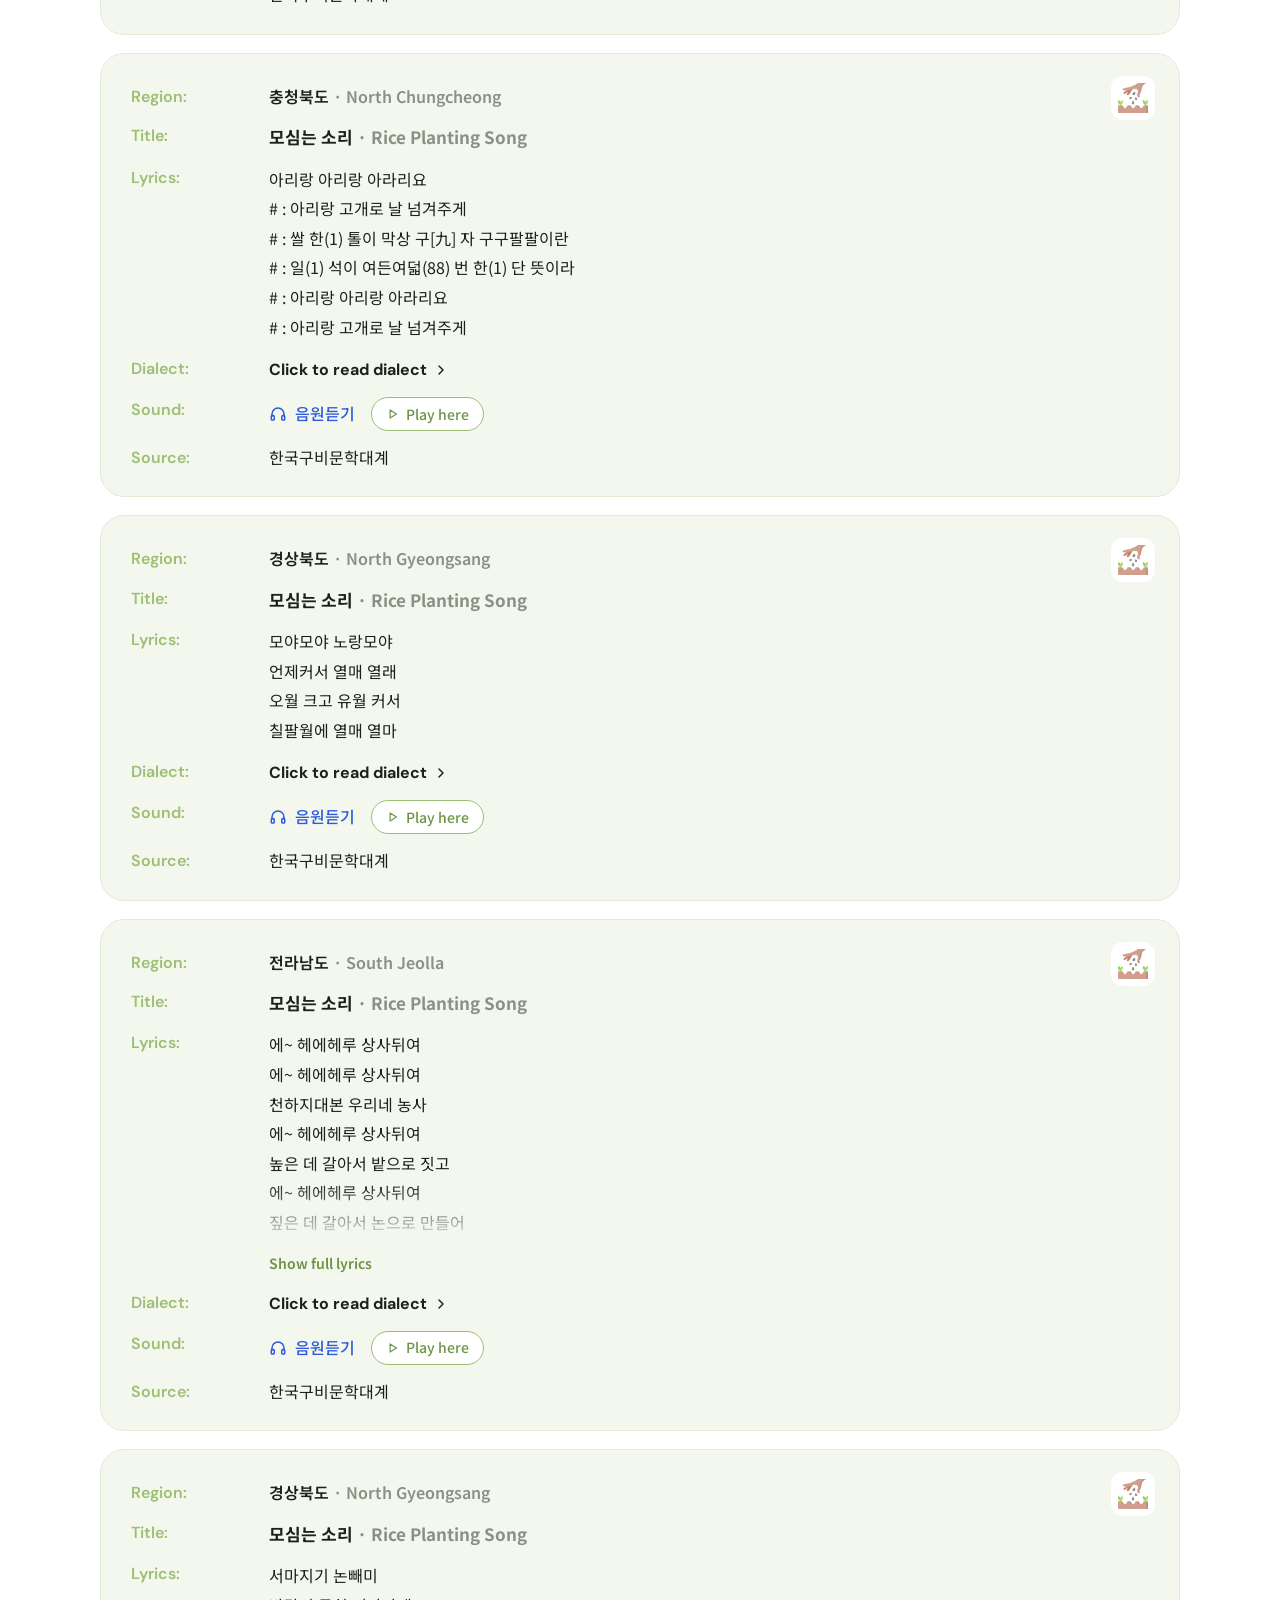
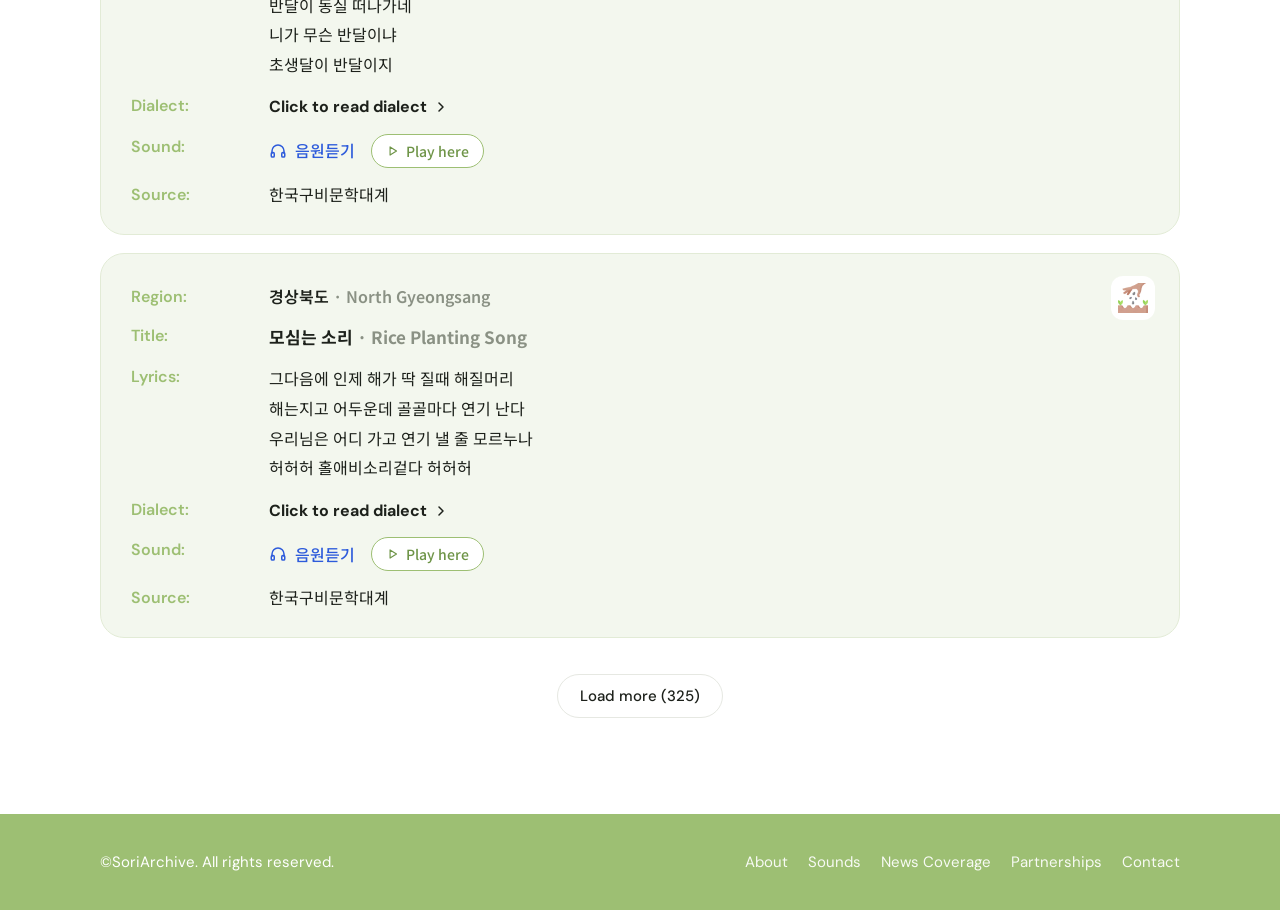
<file: sounds/index.html>
<!doctype html>
<html lang="en">
<head>
<meta charset="utf-8">
<meta name="viewport" content="width=device-width, initial-scale=1, viewport-fit=cover">
<title>All Sounds · SoriArchive</title>
<meta name="description" content="Browse 337 Korean labor songs by genre and region, with lyrics, dialect notes, cultural context and audio.">
<!-- share -->
<link rel="canonical" href="https://soriarchive.com/sounds/">
<meta property="og:type" content="website">
<meta property="og:site_name" content="SoriArchive">
<meta property="og:title" content="All Sounds · SoriArchive">
<meta property="og:description" content="Browse 337 Korean labor songs by genre and region, with lyrics, dialect notes, cultural context and audio.">
<meta property="og:url" content="https://soriarchive.com/sounds/">
<meta property="og:image" content="https://soriarchive.com/assets/img/og-image.png">
<meta property="og:image:width" content="1200">
<meta property="og:image:height" content="630">
<meta property="og:image:alt" content="SoriArchive — Digital Archive of Korean Labor Songs and Regional Dialects">
<meta property="og:locale" content="en_US">
<meta property="og:locale:alternate" content="ko_KR">
<meta name="twitter:card" content="summary_large_image">
<meta name="twitter:title" content="All Sounds · SoriArchive">
<meta name="twitter:description" content="Browse 337 Korean labor songs by genre and region, with lyrics, dialect notes, cultural context and audio.">
<meta name="twitter:image" content="https://soriarchive.com/assets/img/og-image.png">
<meta name="theme-color" content="#9DBF73">
<link rel="apple-touch-icon" href="/assets/img/apple-touch-icon.png">
<!-- /share -->
<link rel="icon" href="../assets/img/favicon.svg" type="image/svg+xml">
<link rel="preconnect" href="https://fonts.googleapis.com"><link rel="preconnect" href="https://fonts.gstatic.com" crossorigin>
<link rel="stylesheet" href="https://fonts.googleapis.com/css2?family=DM+Sans:opsz,wght@9..40,400;9..40,500;9..40,600;9..40,700&family=Noto+Sans+KR:wght@400;500;700&family=Noto+Serif+KR:wght@700&display=swap">
<link rel="stylesheet" href="../assets/style.css">
</head>
<body data-page="sounds" data-base="../">
<header id="site-header"></header>

<main data-view="sounds">
  <div class="wrap">
    <div class="page-head reveal">
      <h1 data-ko="모든 소리">All sounds</h1>
      <p data-ko="각 지역의 고유한 소리와 전통의 목소리, 의례의 노래, 잊혀가는 민요를 만나보세요.">Discover the unique sounds of every province and explore a digital archive of traditional voices, ritual chants, and forgotten songs.</p>
    </div>

    <div class="filters">
      <div class="qfield"><svg viewBox="0 0 24 24" fill="none" stroke="currentColor" stroke-width="2" stroke-linecap="round"><circle cx="11" cy="11" r="7"/><path d="m20 20-3.5-3.5"/></svg>
        <input id="f-q" type="search" placeholder="Search titles, lyrics, dialect notes…" data-ko-ph="제목, 가사, 방언 해설 검색…" aria-label="Search sounds"></div>
      <div class="field-sel">
        <span class="ico" aria-hidden="true"><img src="../assets/img/icon-genre.avif" alt=""></span>
        <div class="select"><select id="f-genre" aria-label="Genre"></select><svg viewBox="0 0 24 24" fill="none" stroke="currentColor" stroke-width="2" stroke-linecap="round" stroke-linejoin="round"><path d="m6 9 6 6 6-6"/></svg></div>
      </div>
      <div class="field-sel">
        <span class="ico" aria-hidden="true"><img src="../assets/img/icon-region.avif" alt=""></span>
        <div class="select"><select id="f-region" aria-label="Region"></select><svg viewBox="0 0 24 24" fill="none" stroke="currentColor" stroke-width="2" stroke-linecap="round" stroke-linejoin="round"><path d="m6 9 6 6 6-6"/></svg></div>
      </div>
      <button class="reset" id="f-reset" type="button"><svg viewBox="0 0 24 24" fill="none" stroke="currentColor" stroke-width="2" stroke-linecap="round" stroke-linejoin="round"><path d="M20 11a8 8 0 0 0-14.3-4.9L4 8"/><path d="M4 4v4h4"/><path d="M4 13a8 8 0 0 0 14.3 4.9L20 16"/><path d="M20 20v-4h-4"/></svg><span data-ko="초기화">Reset</span></button>
    </div>

    <div class="result-bar" id="result-bar" aria-live="polite"></div>
    <div class="sound-list" id="sound-list"></div>
    <button class="btn btn-ghost load-more" id="load-more" type="button" hidden>Load more</button>
  </div>
</main>

<footer id="site-footer"></footer>
<script src="../assets/data.js"></script>
<script src="../assets/content.js"></script>
<script src="../assets/site.js"></script>
</body>
</html>
</file>
<file: assets/style.css>
/* SoriArchive — airy archive layout: white header, pale-grey bands, soft-green accents */
:root{
  --green:#9DBF73;        /* brand accent (buttons, labels, footer) */
  --green-deep:#6E9447;   /* text-safe green */
  --green-soft:#F3F7EE;   /* tinted card fill */
  --green-line:#E2EBD6;
  --ink:#1D211B;
  --ink-2:#4A5145;
  --ink-3:#8A9184;
  --page:#F4F5F2;         /* grey band, slightly green-biased */
  --white:#FFFFFF;
  --line:#E6E8E2;
  --map:#E0DACB;
  --radius:20px;
  --font:"DM Sans","Noto Sans KR","Apple SD Gothic Neo","Malgun Gothic",system-ui,sans-serif;
  --kr:"Noto Sans KR","DM Sans","Apple SD Gothic Neo","Malgun Gothic",sans-serif;
  color-scheme:light;
}
*{box-sizing:border-box}
html{scroll-behavior:smooth}
body{margin:0;font-family:var(--font);color:var(--ink);background:var(--white);font-size:16px;line-height:1.6;-webkit-font-smoothing:antialiased}
img{max-width:100%;display:block}
a{color:inherit}
button{font:inherit;cursor:pointer}
:focus-visible{outline:2px solid var(--green-deep);outline-offset:3px;border-radius:6px}
[hidden]{display:none!important}
h1,h2,h3{text-wrap:balance;letter-spacing:-.02em;line-height:1.15;margin:0}
.ko,:lang(ko) .kr-tight{word-break:keep-all}
html[lang="ko"] body{word-break:keep-all}

.wrap{width:100%;max-width:1120px;margin:0 auto;padding-left:max(20px,env(safe-area-inset-left,0px));padding-right:max(20px,env(safe-area-inset-right,0px))}

/* ---------- Header ---------- */
body::before{content:"";position:fixed;inset:0 0 auto;height:env(safe-area-inset-top,0px);z-index:60;background:var(--white)}
.site-header{position:sticky;top:env(safe-area-inset-top,0px);z-index:50;background:rgba(255,255,255,.88);backdrop-filter:saturate(1.4) blur(12px);-webkit-backdrop-filter:saturate(1.4) blur(12px);border-bottom:1px solid var(--line)}
.site-header .wrap{display:flex;align-items:center;gap:24px;height:72px}
.brand{display:flex;align-items:center;gap:10px;text-decoration:none;font-weight:700;font-size:21px;color:var(--green);letter-spacing:-.01em;flex-shrink:0}
.brand-mark{width:36px;height:36px;border-radius:10px;background:var(--green-soft);display:grid;place-items:center;color:var(--green)}
.brand-mark svg{width:20px;height:20px}
.nav{display:flex;gap:6px;margin:0 auto}
.nav a{text-decoration:none;font-size:15px;color:var(--ink);padding:8px 14px;border-radius:999px;transition:background .2s,color .2s}
.nav a:hover{background:var(--green-soft)}
.nav a[aria-current="page"]{color:var(--green-deep);background:var(--green-soft);font-weight:500}
.header-tools{display:flex;align-items:center;gap:10px}
.search{position:relative;display:flex;align-items:center}
.search svg{position:absolute;left:14px;width:17px;height:17px;color:var(--ink);pointer-events:none}
.search input{width:220px;height:42px;border:1px solid var(--line);border-radius:999px;padding:0 16px 0 40px;font:inherit;font-size:14px;background:var(--white);color:var(--ink);transition:border-color .2s,width .3s}
.search input::placeholder{color:var(--ink)}
.search input:focus{outline:none;border-color:var(--green);width:250px}
.lang-pill{display:inline-flex;align-items:center;gap:6px;height:42px;padding:0 14px;border-radius:999px;background:var(--white);border:1px solid var(--line);font-size:13px;font-weight:600;color:var(--ink);letter-spacing:.04em}
.lang-pill svg{width:16px;height:16px;color:var(--ink-2)}
.lang-pill:hover{border-color:var(--green)}
.icon-btn{width:42px;height:42px;border-radius:50%;border:1px solid var(--line);background:var(--white);place-items:center;color:var(--ink)}
.icon-btn svg{width:18px;height:18px}
.icon-btn:hover{border-color:var(--green)}
.search-btn{display:none}
.menu-btn{display:none;width:42px;height:42px;border-radius:50%;border:1px solid var(--line);background:var(--white);place-items:center}
.menu-btn svg{width:20px;height:20px}

/* ---------- Mobile menu ---------- */
.mobile-menu{position:fixed;inset:0;z-index:100;background:var(--white);display:flex;flex-direction:column;padding-top:env(safe-area-inset-top,0px);padding-bottom:env(safe-area-inset-bottom,0px);padding-left:max(20px,env(safe-area-inset-left,0px));padding-right:max(20px,env(safe-area-inset-right,0px));overflow-y:auto}
.mm-top{display:flex;align-items:center;justify-content:space-between;height:72px;flex-shrink:0}
.mm-close{width:44px;height:44px;border-radius:50%;border:1px solid var(--line);background:var(--white);display:grid;place-items:center}
.mm-close svg{width:20px;height:20px}
.mm-lang{display:flex;background:var(--page);border-radius:12px;padding:4px;gap:4px;margin:8px 0 12px}
.mm-lang button{flex:1;height:40px;border:0;border-radius:9px;background:transparent;font-weight:600;font-size:14px;color:var(--ink-2)}
.mm-lang button[aria-pressed="true"]{background:var(--white);color:var(--ink);box-shadow:0 1px 3px rgba(0,0,0,.08)}
.mm-links{list-style:none;margin:0;padding:0}
.mm-links a{display:flex;align-items:center;justify-content:space-between;padding:20px 2px;font-size:22px;font-weight:600;text-decoration:none;border-bottom:1px solid var(--line);letter-spacing:-.01em}
.mm-links a svg{width:22px;height:22px;color:var(--green)}
.mm-links a[aria-current="page"]{color:var(--green-deep)}
body.menu-open{overflow:hidden}

/* ---------- Buttons ---------- */
.btn{display:inline-flex;align-items:center;justify-content:center;gap:8px;height:44px;padding:0 22px;border-radius:999px;border:0;background:var(--green);color:#fff;font-weight:500;font-size:15px;text-decoration:none;transition:background .2s,transform .2s,box-shadow .2s}
.btn:hover{background:#8BB060;transform:translateY(-1px);box-shadow:0 6px 16px -6px rgba(110,148,71,.55)}
.btn svg{width:16px;height:16px}
.btn-sm{height:36px;padding:0 18px;font-size:14px}
.btn-ghost{background:var(--white);color:var(--ink);border:1px solid var(--line)}
.btn-ghost:hover{background:var(--green-soft);box-shadow:none}

/* ---------- Footer ---------- */
.site-footer{background:var(--green);color:#fff}
.site-footer .wrap{display:flex;flex-wrap:wrap;align-items:center;justify-content:space-between;gap:16px;padding-block:36px;font-size:15px}
.site-footer nav{display:flex;flex-wrap:wrap;gap:20px}
.site-footer a{text-decoration:none;opacity:.92}
.site-footer a:hover{opacity:1;text-decoration:underline}

/* ---------- Home ---------- */
.hero .wrap{display:grid;grid-template-columns:1.1fr .9fr;align-items:center;gap:40px;padding-block:72px 88px}
.hero-icon{width:46px;height:46px;border-radius:12px;background:var(--green-soft);color:var(--green);display:grid;place-items:center;margin-bottom:22px}
.hero-icon svg{width:26px;height:26px}
.hero h1{font-size:clamp(38px,5vw,52px);font-weight:700}
.hero .sub{font-size:19px;font-weight:600;margin:18px 0 14px;letter-spacing:-.01em}
.hero p{color:var(--ink-2);max-width:34em;margin:0 0 26px}
.hero .count{color:var(--green-deep);font-weight:700}
.hero-ctas{display:flex;gap:10px;flex-wrap:wrap}
.map-wrap{position:relative;max-width:360px;margin:0 auto;width:100%}
.map-wrap svg{width:100%;height:auto;overflow:visible}
.map-land{fill:var(--map)}
.pin{cursor:pointer}
.pin path{fill:#fff;stroke:var(--green);stroke-width:1.6;transition:fill .2s}
.pin circle.dot{fill:none;stroke:var(--green);stroke-width:1.6}
.pin circle.halo{fill:var(--green);opacity:0;transform-box:fill-box;transform-origin:center}
.pin:hover path,.pin:focus path{fill:var(--green)}
.pin:hover circle.dot,.pin:focus circle.dot{stroke:#fff}
.pin:focus{outline:none}
@media (prefers-reduced-motion:no-preference){
  .pin circle.halo{animation:halo 3.2s ease-out infinite}
  .pin{transition:transform .2s}
}
@keyframes halo{0%{opacity:.35;transform:scale(.4)}70%,100%{opacity:0;transform:scale(2.2)}}
.map-tip{position:absolute;pointer-events:none;background:var(--ink);color:#fff;font-size:13px;font-weight:500;padding:6px 10px;border-radius:8px;white-space:nowrap;transform:translate(-50%,-130%);opacity:0;transition:opacity .15s}
.map-tip.show{opacity:1}
.map-caption{text-align:center;font-size:13px;color:var(--ink-3);margin-top:10px}

.band{background:var(--page)}
.section{padding-block:88px}
.section-head{text-align:center;max-width:620px;margin:0 auto 44px}
.section-head h2{font-size:clamp(30px,4vw,42px);font-weight:700}
.section-head p{color:var(--ink-2);margin:16px 0 0}
.eyebrow{font-size:13px;letter-spacing:.14em;text-transform:uppercase;color:var(--green);font-weight:500;margin-bottom:14px;display:block}

.genre-grid{display:grid;grid-template-columns:repeat(5,minmax(0,1fr));gap:18px}
.genre-card{background:var(--white);border-radius:var(--radius);padding:24px 14px 22px;text-align:center;display:flex;flex-direction:column;align-items:center;gap:6px;text-decoration:none;border:1px solid transparent;transition:transform .25s,box-shadow .25s,border-color .25s}
.genre-card:hover{transform:translateY(-4px);box-shadow:0 14px 30px -18px rgba(60,80,40,.35);border-color:var(--green-line)}
.genre-emoji{font-size:34px;line-height:1;height:40px;display:grid;place-items:center;transition:transform .3s}
.genre-emoji img{width:40px;height:40px;object-fit:contain}
.genre-card:hover .genre-emoji{transform:scale(1.12) rotate(-4deg)}
.genre-ko{font-family:var(--kr);font-weight:700;font-size:18px;margin-top:6px}
.genre-en{font-size:14px;color:var(--ink-2)}
.genre-count{font-size:12px;color:var(--ink-3)}
.genre-card .btn{margin-top:8px}

.partners{text-align:center}
.partner{display:inline-flex;flex-direction:column;align-items:center;gap:6px;text-decoration:none}
.partner-logo{width:96px;height:96px;display:grid;place-items:center}
.partner-logo img{max-height:96px}
.partner .ko{font-family:var(--kr);font-weight:600;font-size:16px;margin-top:8px}
.partner .en{color:var(--ink-2)}

.cta-box{background:var(--green-soft);border-radius:28px;padding:56px 32px;text-align:center;position:relative;overflow:hidden}
.cta-box h2{font-size:clamp(26px,3.4vw,34px)}
.cta-box p{color:var(--ink-2);max-width:620px;margin:16px auto 26px}
.cta-wave{position:absolute;inset:auto 0 0 0;height:60px;opacity:.5;pointer-events:none}

/* ---------- Page header (inner pages) ---------- */
.page-head{text-align:center;padding-block:88px 40px}
.page-head h1{font-size:clamp(36px,5.4vw,56px);font-weight:700}
.page-head p{color:var(--ink-2);max-width:640px;margin:20px auto 0;font-size:17px}

/* ---------- Sounds ---------- */
.filters{display:flex;gap:14px;align-items:center;flex-wrap:wrap;margin-bottom:12px}
.field-sel{flex:1 1 260px;display:flex;align-items:center;gap:10px;min-width:0}
.field-sel .ico{font-size:28px;line-height:1;flex-shrink:0}
.select{position:relative;flex:1;min-width:0}
.select select{appearance:none;-webkit-appearance:none;width:100%;height:52px;border:1px solid var(--line);border-radius:999px;padding:0 44px 0 20px;font:inherit;font-size:16px;background:var(--white);color:var(--ink)}
.select select:focus{outline:none;border-color:var(--green)}
.select select.empty{color:var(--ink-3)}
.select svg{position:absolute;right:18px;top:50%;width:16px;height:16px;transform:translateY(-50%);pointer-events:none;color:var(--ink-3)}
.reset{height:52px;padding:0 22px;border-radius:999px;border:1px solid var(--line);background:var(--white);display:inline-flex;align-items:center;gap:8px;font-size:16px;color:var(--ink)}
.reset svg{width:18px;height:18px;transition:transform .5s}
.reset:hover{border-color:var(--green)}
.reset:hover svg{transform:rotate(-180deg)}
.result-bar{display:flex;flex-wrap:wrap;justify-content:space-between;gap:10px;align-items:center;margin:20px 0 18px;font-size:14px;color:var(--ink-3)}
.result-bar strong{color:var(--ink);font-variant-numeric:tabular-nums}
.chips{display:flex;flex-wrap:wrap;gap:8px}
.chip{display:inline-flex;align-items:center;gap:6px;font-size:13px;padding:5px 12px;border-radius:999px;background:var(--green-soft);color:var(--green-deep);border:0}
.chip svg{width:12px;height:12px}

.sound-list{display:flex;flex-direction:column;gap:18px;padding-bottom:96px}
.sound{background:var(--green-soft);border:1px solid var(--green-line);border-radius:24px;padding:30px 30px 26px;transition:box-shadow .25s}
.sound:hover{box-shadow:0 12px 32px -22px rgba(60,80,40,.4)}
.sound dl{display:grid;grid-template-columns:120px minmax(0,1fr);gap:14px 18px;margin:0}
.sound dt{color:var(--green);font-weight:600;font-size:16px}
.sound dd{margin:0;font-family:var(--kr);min-width:0;overflow-wrap:anywhere}
.sound .title{font-weight:700;font-size:17px}
.sound .region{font-weight:600}
.lyrics{white-space:pre-line;line-height:1.85;color:var(--ink)}
.dialect-toggle{background:none;border:0;padding:0;font-weight:700;font-size:16px;color:var(--ink);display:inline-flex;align-items:center;gap:6px;font-family:var(--font)}
.dialect-toggle svg{width:16px;height:16px;transition:transform .25s}
.dialect-toggle[aria-expanded="true"] svg{transform:rotate(90deg)}
.dialect-body{white-space:pre-line;margin-top:10px;padding:16px 18px;background:var(--white);border-radius:14px;border:1px solid var(--green-line);line-height:1.8;color:var(--ink-2)}
.listen{display:inline-flex;align-items:center;gap:8px;color:#2D5BDB;text-decoration:none;font-weight:500}
.listen:hover{text-decoration:underline}
.listen svg{width:18px;height:18px}
.muted{color:var(--ink-3)}
.empty-state{text-align:center;padding:64px 20px;background:var(--page);border-radius:24px;color:var(--ink-2)}
.empty-state .big{font-size:40px}
mark{background:#E6F0D6;color:inherit;border-radius:3px;padding:0 2px}

/* ---------- About ---------- */
.about-page{background:var(--page);padding-block:72px 96px}
.about-stack{max-width:860px;margin:0 auto;display:flex;flex-direction:column;gap:32px}
.panel{background:var(--white);border-radius:24px;padding:44px 40px}
.panel-head{text-align:center;margin-bottom:26px}
.panel-head .emo{font-size:44px;line-height:1;display:block;margin-bottom:16px}
.panel-head .emo-box{width:46px;height:46px;border-radius:12px;background:var(--green-soft);color:var(--green);display:inline-grid;place-items:center;margin-bottom:18px}
.panel-head .emo-box svg{width:26px;height:26px}
.panel-head h2{font-size:clamp(28px,3.6vw,40px);font-weight:700}
.panel p{margin:0 0 18px;color:var(--ink-2)}
.panel p:last-child{margin-bottom:0}
.panel ul{margin:0 0 20px;padding-left:22px;color:var(--ink-2)}
.panel li{margin:4px 0}
.panel li strong,.panel p strong{color:var(--ink)}
.pillars{display:grid;grid-template-columns:repeat(3,minmax(0,1fr));gap:16px;margin-top:26px}
.pillar{background:var(--green-soft);border-radius:18px;padding:26px 16px;text-align:center;display:flex;flex-direction:column;align-items:center;gap:10px}
.pillar svg{width:34px;height:34px;color:var(--green)}
.pillar b{font-weight:600}
.pillar span{font-size:13px;color:var(--ink-3)}
.team{display:grid;grid-template-columns:minmax(0,1fr) minmax(0,1.2fr);gap:36px;align-items:center}
.member{text-align:center}
.avatar{width:180px;height:180px;border-radius:50%;background:#E3E5E1;margin:0 auto 18px;display:grid;place-items:center;overflow:hidden}
.avatar img{width:100%;height:100%;object-fit:cover}
.avatar svg{width:120px;height:120px;color:#A9B1AC;margin-top:30px}
.member h3{font-size:24px;font-weight:700}
.member .role{color:var(--green);margin-top:6px}

/* ---------- Contact ---------- */
.contact-page{background:var(--page);padding-bottom:96px}
.contact-page .page-head{padding-block:96px 44px}
.form-card{max-width:860px;margin:0 auto;background:var(--white);border-radius:24px;border:1px solid var(--line);padding:48px 52px}
.form-grid{display:grid;grid-template-columns:repeat(2,minmax(0,1fr));gap:22px 24px}
.form-grid .full{grid-column:1/-1}
.field label{display:block;font-size:16px;margin-bottom:10px}
.field label .req{color:var(--green)}
.field input,.field textarea{width:100%;border:1px solid var(--line);border-radius:16px;padding:0 18px;height:56px;font:inherit;background:var(--white);color:var(--ink);transition:border-color .2s,box-shadow .2s}
.field textarea{height:180px;padding:14px 18px;resize:vertical}
.field input:focus,.field textarea:focus{outline:none;border-color:var(--green);box-shadow:0 0 0 4px var(--green-soft)}
.drop{display:flex;align-items:center;justify-content:center;gap:10px;min-height:56px;border:1px dashed #CFD6C6;border-radius:16px;padding:12px 18px;cursor:pointer;text-align:center;transition:background .2s,border-color .2s}
.drop:hover,.drop.over{background:var(--green-soft);border-color:var(--green)}
.drop svg{width:20px;height:20px;color:var(--green);flex-shrink:0}
.drop input{position:absolute;width:1px;height:1px;opacity:0;pointer-events:none}
.drop .fname{font-weight:500;color:var(--green-deep);overflow-wrap:anywhere}
.hint{font-size:13px;color:var(--ink-3);margin-top:8px}
.send{width:100%;height:56px;margin-top:32px;font-size:17px}
.send[disabled]{opacity:.7;cursor:progress}
.form-note{margin-top:16px;padding:14px 18px;border-radius:14px;font-size:15px}
.form-note.ok{background:var(--green-soft);color:var(--green-deep)}
.form-note.info{background:#F1F3F7;color:var(--ink-2)}
.success{text-align:center;padding:24px 0}
.success .tick{width:64px;height:64px;border-radius:50%;background:var(--green-soft);color:var(--green);display:grid;place-items:center;margin:0 auto 18px}
.success .tick svg{width:32px;height:32px}
.success h2{font-size:28px;margin-bottom:10px}
.success p{color:var(--ink-2);margin:0 0 22px}
.contact-alt{text-align:center;margin-top:24px;color:var(--ink-3);font-size:15px}

/* ---------- 404 ---------- */
.nf{min-height:60vh;display:grid;place-items:center;text-align:center;padding-block:96px}
.nf .code{font-size:clamp(84px,16vw,150px);font-weight:700;color:var(--green);letter-spacing:-.04em;line-height:1}
.nf .wave{display:flex;gap:5px;justify-content:center;align-items:center;height:40px;margin:16px 0 24px}
.nf .wave i{width:5px;border-radius:3px;background:var(--green-line);height:8px}
.nf h1{font-size:28px;margin-bottom:10px}
.nf p{color:var(--ink-2);margin:0 0 26px}

/* ---------- Reveal ---------- */
@media (prefers-reduced-motion:no-preference){
  .reveal{animation:rise .7s cubic-bezier(.2,.7,.2,1) both}
  .reveal.d1{animation-delay:.08s}.reveal.d2{animation-delay:.16s}.reveal.d3{animation-delay:.24s}
}
@keyframes rise{from{transform:translateY(14px)}to{transform:none}}

/* ---------- Responsive ---------- */
@media (max-width:1100px){
  .header-tools .search{display:none}
  .search-btn{display:grid}
  .nav a{padding:8px 11px}
}
@media (max-width:1000px){
  .genre-grid{grid-template-columns:repeat(3,minmax(0,1fr))}
}
@media (max-width:820px){
  .nav,.search-btn{display:none}
  .menu-btn{display:grid}
  .header-tools{margin-left:auto}
  .site-header .wrap{height:64px}
}
@media (max-width:760px){
  .hero .wrap{grid-template-columns:1fr;padding-block:48px 64px}
  .map-wrap{max-width:280px}
  .genre-grid{grid-template-columns:repeat(2,minmax(0,1fr));gap:12px}
  .section{padding-block:64px}
  .sound{padding:22px 20px}
  .sound dl{grid-template-columns:1fr;gap:4px}
  .sound dd{margin-bottom:10px}
  .panel{padding:32px 22px}
  .pillars{grid-template-columns:1fr}
  .team{grid-template-columns:1fr;text-align:left}
  .form-card{padding:28px 20px}
  .form-grid{grid-template-columns:1fr}
  .filters .reset{width:100%;justify-content:center}
  .page-head{padding-block:56px 28px}
  .site-footer .wrap{flex-direction:column;align-items:flex-start}
}

/* ---------- v2 additions ---------- */
.map-wrap{position:relative;max-width:340px;aspect-ratio:385/650;margin:0 auto}
.map-img{width:100%;height:100%;object-fit:contain;user-select:none;-webkit-user-drag:none}
.map-wrap .pin{position:absolute;width:26px;height:34px;padding:0;border:0;background:none;transform:translate(-50%,-100%);cursor:pointer;color:var(--green)}
.map-wrap .pin svg{width:100%;height:100%;overflow:visible;position:relative;z-index:1;transition:transform .2s}
.map-wrap .pin path{fill:rgba(255,255,255,.75);stroke:currentColor;stroke-width:1.8;transition:fill .2s}
.map-wrap .pin circle{fill:none;stroke:currentColor;stroke-width:1.8;transition:stroke .2s}
.map-wrap .pin .halo{position:absolute;left:50%;bottom:-4px;width:22px;height:9px;margin-left:-11px;border-radius:50%;background:var(--green);opacity:0}
.map-wrap .pin:hover svg,.map-wrap .pin:focus-visible svg,.map-wrap .pin.lit svg{transform:translateY(-4px) scale(1.12)}
.map-wrap .pin:hover path,.map-wrap .pin:focus-visible path,.map-wrap .pin.lit path{fill:var(--green)}
.map-wrap .pin:hover circle,.map-wrap .pin:focus-visible circle,.map-wrap .pin.lit circle{stroke:#fff}
.map-wrap .pin:hover,.map-wrap .pin:focus-visible,.map-wrap .pin.lit{z-index:5}
.pin-tip{position:absolute;left:50%;bottom:calc(100% + 6px);transform:translateX(-50%) translateY(4px);background:var(--ink);color:#fff;font-size:12.5px;font-weight:500;padding:6px 10px;border-radius:8px;white-space:nowrap;opacity:0;pointer-events:none;transition:opacity .15s,transform .15s;font-family:var(--font)}
.map-wrap .pin:hover .pin-tip,.map-wrap .pin:focus-visible .pin-tip,.map-wrap .pin.lit .pin-tip{opacity:1;transform:translateX(-50%)}
@media (prefers-reduced-motion:no-preference){
  .map-wrap .pin .halo{animation:halo2 3s ease-out infinite;animation-delay:var(--d,0s)}
  .map-wrap .pin{animation:drop .6s cubic-bezier(.3,1.4,.5,1) both;animation-delay:calc(.3s + var(--d,0s))}
}
@keyframes halo2{0%{opacity:.4;transform:scale(.4)}70%,100%{opacity:0;transform:scale(2)}}
@keyframes drop{from{translate:0 -14px}to{translate:0 0}}
.region-legend{display:flex;flex-wrap:wrap;justify-content:center;gap:6px;margin-top:18px;max-width:420px;margin-inline:auto}
.region-chip{font-size:13px;text-decoration:none;padding:5px 11px;border-radius:999px;border:1px solid var(--line);background:var(--white);color:var(--ink-2);transition:all .2s}
.region-chip b{color:var(--green-deep);font-weight:600;font-variant-numeric:tabular-nums}
.region-chip:hover,.region-chip:focus-visible{background:var(--green);border-color:var(--green);color:#fff}
.region-chip:hover b,.region-chip:focus-visible b{color:#fff}

.field-sel .ico img{width:36px;height:36px}
.qfield{position:relative;flex:1 1 100%}
.qfield svg{position:absolute;left:18px;top:50%;transform:translateY(-50%);width:18px;height:18px;color:var(--ink);pointer-events:none}
.qfield input{width:100%;height:52px;border:1px solid var(--line);border-radius:999px;padding:0 20px 0 48px;font:inherit;font-size:16px;color:var(--ink);background:var(--white)}
.qfield input::placeholder{color:var(--ink)}
.qfield input:focus{outline:none;border-color:var(--green);box-shadow:0 0 0 4px var(--green-soft)}
.sound{position:relative}
.sound-badge{position:absolute;top:22px;right:24px;width:44px;height:44px;border-radius:12px;background:var(--white);display:grid;place-items:center}
.sound-badge img{width:30px;height:30px}
.sound dl{padding-right:56px}
.lyrics.clamp{max-height:13.5em;overflow:hidden;-webkit-mask-image:linear-gradient(#000 70%,transparent);mask-image:linear-gradient(#000 70%,transparent)}
.more-btn{background:none;border:0;padding:6px 0 0;color:var(--green-deep);font-weight:600;font-size:14px}
.more-btn:hover{text-decoration:underline}
.sound-actions{display:flex;flex-wrap:wrap;gap:10px 16px;align-items:center}
.play-here{display:inline-flex;align-items:center;gap:6px;height:34px;padding:0 14px;border-radius:999px;border:1px solid var(--green);background:var(--white);color:var(--green-deep);font-size:14px;font-weight:500}
.play-here svg{width:14px;height:14px}
.play-here.on,.play-here:hover{background:var(--green);color:#fff}
.player{margin-top:12px;border-radius:14px;overflow:hidden;border:1px solid var(--green-line);background:var(--white);max-width:520px}
.player iframe{display:block;width:100%;height:90px;border:0}
.load-more{display:flex;margin:-60px auto 96px}
.dialect-body strong{color:var(--ink)}
.panel-head .img-ico{width:52px;height:52px;margin:0 auto 16px}
.partner-logo img{width:96px;height:96px;object-fit:contain;border-radius:50%}
.char-count{font-size:13px;color:var(--ink-3);text-align:right;margin-top:6px;font-variant-numeric:tabular-nums}
@media (max-width:760px){
  .sound dl{padding-right:0}
  .sound-badge{top:18px;right:18px;width:38px;height:38px}
  .sound-badge img{width:26px;height:26px}
  .load-more{margin:-72px auto 72px}
}

/* text selection */
::selection{background:#D4E5BC;color:#1D211B}
::-moz-selection{background:#D4E5BC;color:#1D211B}

/* ---------- News & Partnerships ---------- */
.text-link{display:inline-block;margin-top:28px;color:var(--green-deep);font-weight:600;text-decoration:none}
.text-link:hover{text-decoration:underline}
.news-page,.partners-page{padding-bottom:96px}
.news-list{max-width:820px;margin:0 auto;display:flex;flex-direction:column;gap:36px}
.clip{position:relative;background:#FFFEFA;border:1px solid #ECE7DA;border-radius:6px;padding:40px 40px 30px;box-shadow:0 1px 0 #ECE7DA,0 18px 40px -28px rgba(70,60,30,.35);transform:rotate(-.4deg);transition:transform .3s,box-shadow .3s}
.clip:nth-child(even){transform:rotate(.35deg)}
.clip:hover{transform:rotate(0) translateY(-3px);box-shadow:0 1px 0 #ECE7DA,0 26px 50px -28px rgba(70,60,30,.45)}
.clip-tape{position:absolute;top:-12px;left:50%;width:120px;height:26px;margin-left:-60px;background:rgba(157,191,115,.38);transform:rotate(-2deg);border-radius:2px}
.clip-head{display:flex;flex-wrap:wrap;justify-content:space-between;gap:8px;padding-bottom:14px;border-bottom:2px solid var(--ink);font-size:13px;letter-spacing:.06em;text-transform:uppercase;color:var(--ink-2)}
.clip-outlet{font-weight:700;color:var(--ink);font-family:var(--kr);letter-spacing:.02em}
.clip-head time{font-variant-numeric:tabular-nums}
.clip-title{font-family:"Noto Serif KR",var(--kr);font-size:clamp(22px,3vw,30px);line-height:1.35;font-weight:700;margin-top:20px;letter-spacing:-.02em;word-break:keep-all}
.clip-title-en{color:var(--ink-2);font-size:16px;margin:8px 0 0;font-style:italic}
.clip-byline{font-size:13px;color:var(--ink-3);margin:12px 0 0}
.clip-summary{margin:18px 0 0;color:var(--ink-2);line-height:1.8;column-gap:32px}
.clip-lead .clip-summary{columns:2 260px}
.clip-foot{display:flex;flex-wrap:wrap;justify-content:space-between;align-items:center;gap:14px;margin-top:26px;padding-top:18px;border-top:1px dashed #DAD3C2}
.clip-foot .btn svg{width:15px;height:15px}
.clip-src{position:absolute;bottom:-22px;right:4px;font-size:12px;color:var(--ink-3)}

.partner-mini{display:flex;flex-wrap:wrap;justify-content:center;gap:20px}
.partner-list{max-width:900px;margin:0 auto 56px;display:grid;grid-template-columns:repeat(2,minmax(0,1fr));gap:20px}
.p-card{background:var(--white);border:1px solid var(--line);border-radius:24px;padding:30px;display:flex;flex-direction:column;gap:18px;transition:transform .25s,box-shadow .25s,border-color .25s}
.p-card:hover{transform:translateY(-3px);border-color:var(--green-line);box-shadow:0 16px 34px -24px rgba(60,80,40,.4)}
.p-card.compact{flex-direction:column;align-items:center;text-align:center;width:240px;padding:26px 20px;gap:12px}
.p-logo{width:88px;height:88px;border-radius:50%;background:var(--green-soft);display:grid;place-items:center;overflow:hidden;flex-shrink:0}
.p-logo img{width:100%;height:100%;object-fit:contain}
.p-logo img{padding:7%;background:#fff}
.mono{font-weight:700;font-size:20px;letter-spacing:.04em;color:var(--green-deep)}
.p-type{font-size:12px;letter-spacing:.12em;text-transform:uppercase;color:var(--green);font-weight:600}
.p-body h3{font-size:22px;margin-top:6px;font-family:var(--kr)}
.p-card.compact h3{font-size:17px}
.p-en{display:block;color:var(--ink-2);font-size:14px;margin-top:2px}
.p-body p{color:var(--ink-2);margin:14px 0 0}
.p-link{display:inline-flex;align-items:center;gap:6px;margin-top:14px;color:var(--green-deep);font-weight:600;font-size:14px;text-decoration:none}
.p-link svg{width:14px;height:14px}
.p-link:hover{text-decoration:underline}
.partner-cta{max-width:900px;margin:0 auto}
@media (max-width:1320px){ .header-tools .search{display:none} .search-btn{display:grid} .nav{gap:2px} .nav a{padding:8px 10px;font-size:14.5px} }
@media (max-width:960px){ .nav,.search-btn{display:none} .menu-btn{display:grid} .header-tools{margin-left:auto} }
@media (max-width:760px){
  .partner-list{grid-template-columns:1fr}
  .clip{padding:30px 22px 24px;transform:none}
  .clip:nth-child(even){transform:none}
  .p-card.compact{width:100%}
}
.nav a{white-space:nowrap}
/* icon buttons: set colors explicitly so they never inherit a light system color */
.menu-btn,.mm-close,.icon-btn,.lang-pill{color:var(--ink);background:var(--white);-webkit-appearance:none;appearance:none}
.menu-btn svg,.mm-close svg,.icon-btn svg{stroke:var(--ink);display:block}
button{color:inherit}

/* ---------- v3: compact header search, region list beside text ---------- */
.header-tools .search{display:none}
.search-btn{display:grid}
@media (max-width:960px){ .search-btn{display:none} }
.hero-regions{margin-top:36px;padding-top:24px;border-top:1px solid var(--line);max-width:520px}
.hero-regions-label{display:block;font-size:12px;letter-spacing:.12em;text-transform:uppercase;color:var(--ink-3);font-weight:600;margin-bottom:12px}
.hero-regions .region-legend{justify-content:flex-start;max-width:none;margin:0}
@media (max-width:760px){ .hero-regions{margin-top:28px} }

/* ---------- footer always at the bottom ---------- */
html,body{min-height:100%}
body{min-height:100vh;min-height:100dvh;display:flex;flex-direction:column}
body > main{flex:1 0 auto}
body > .site-footer{flex-shrink:0;margin-top:auto}
</file>
